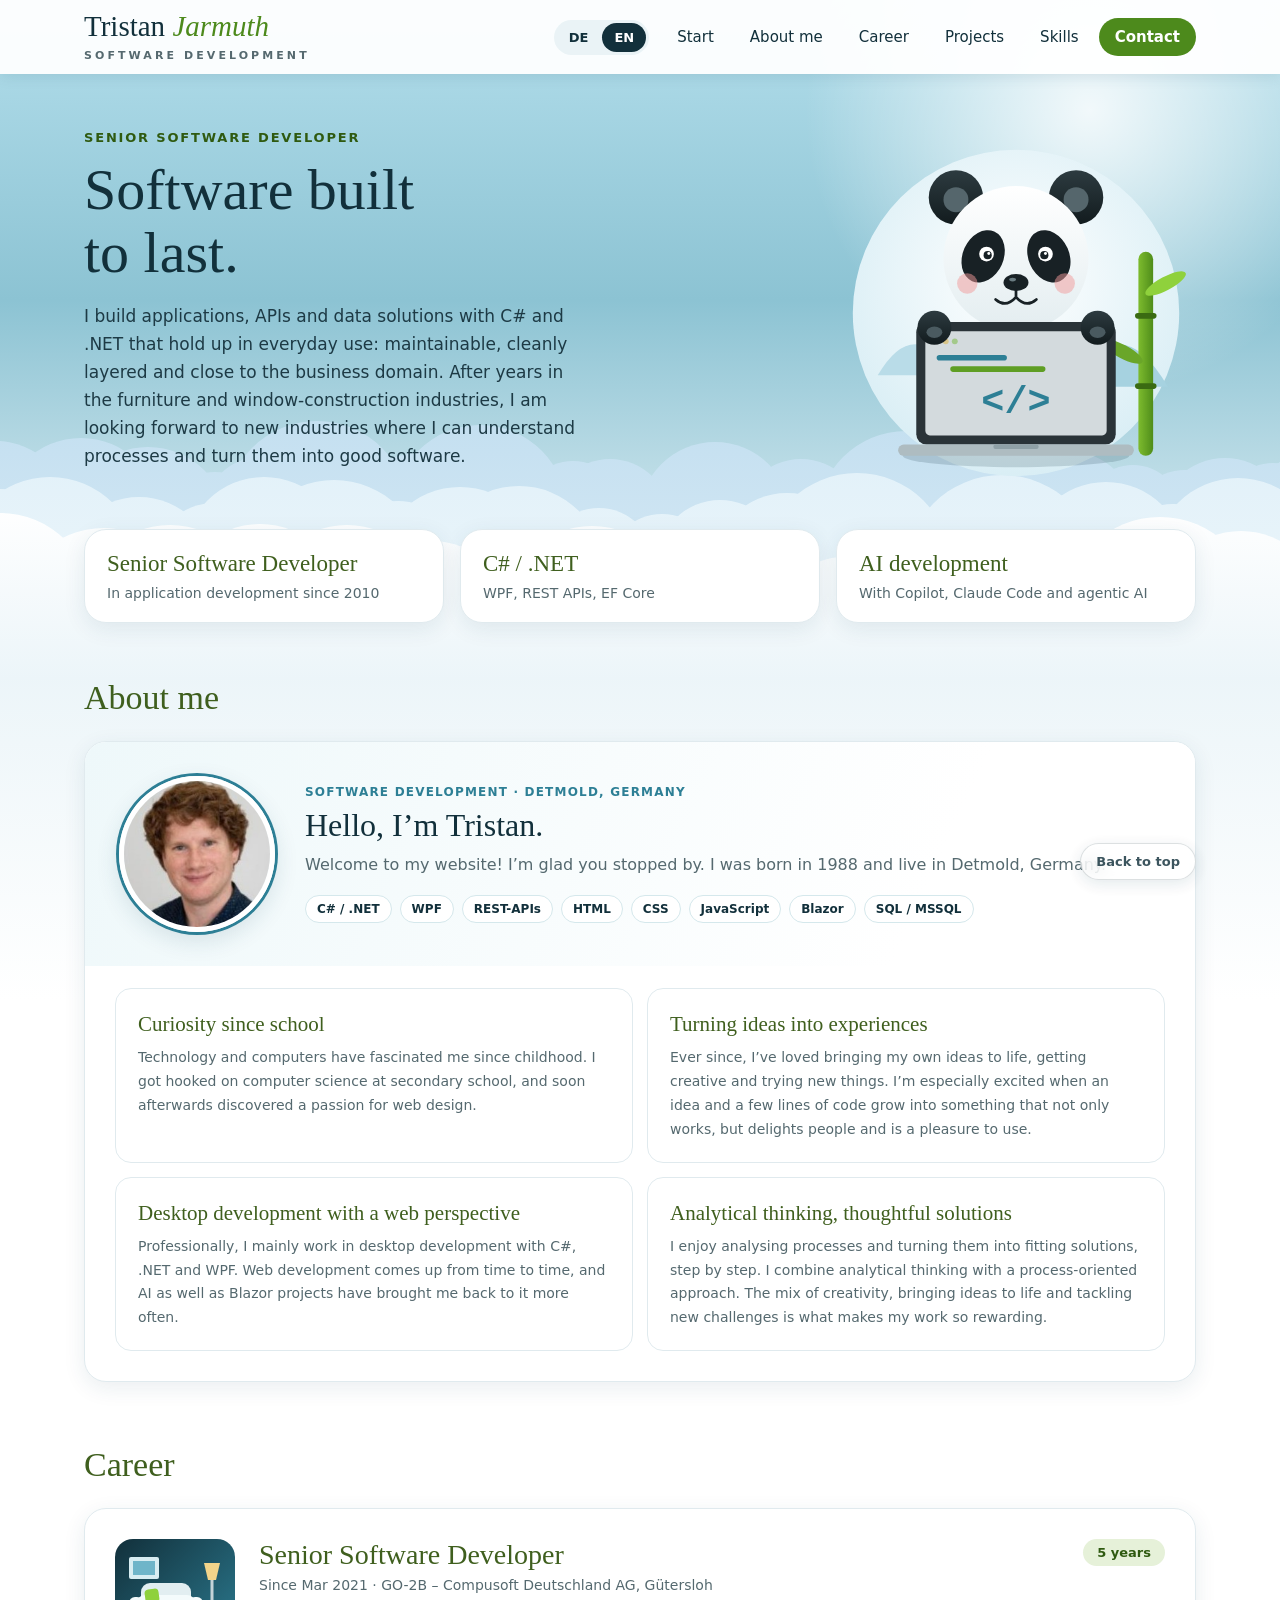
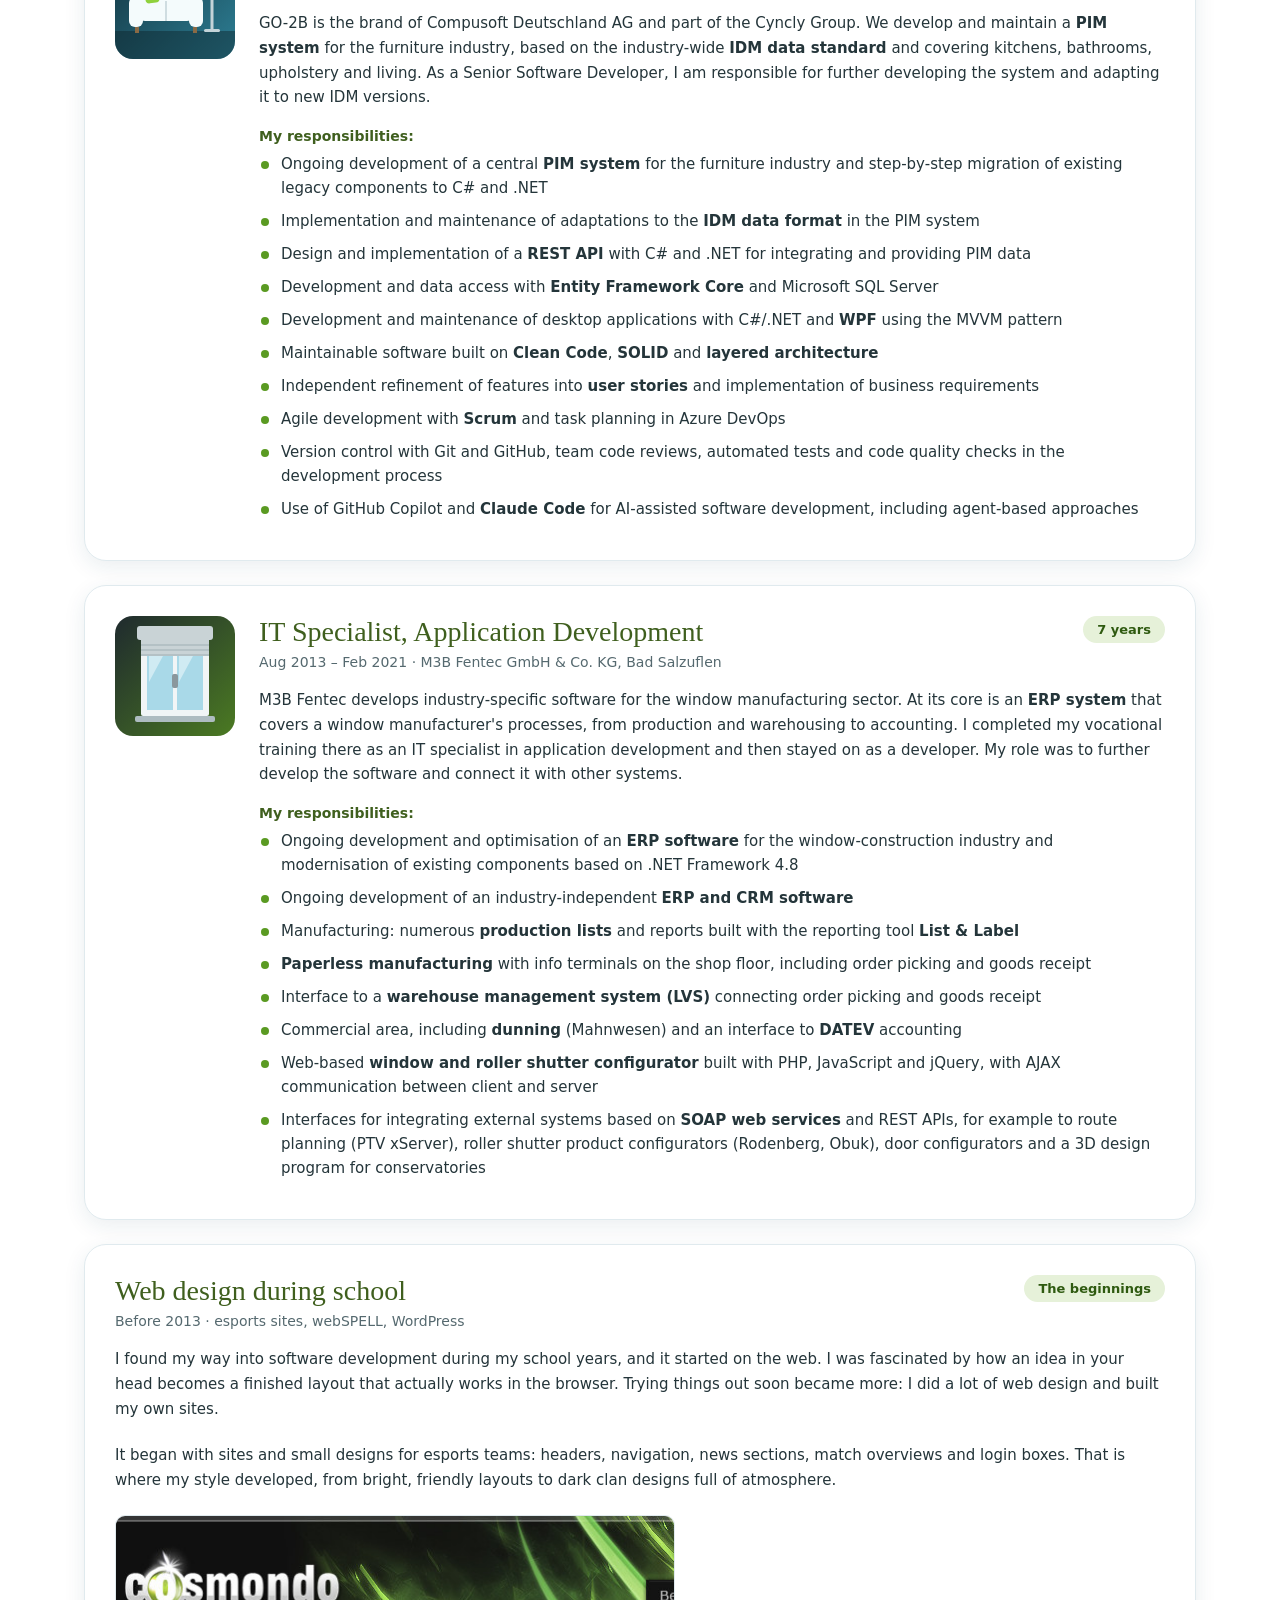
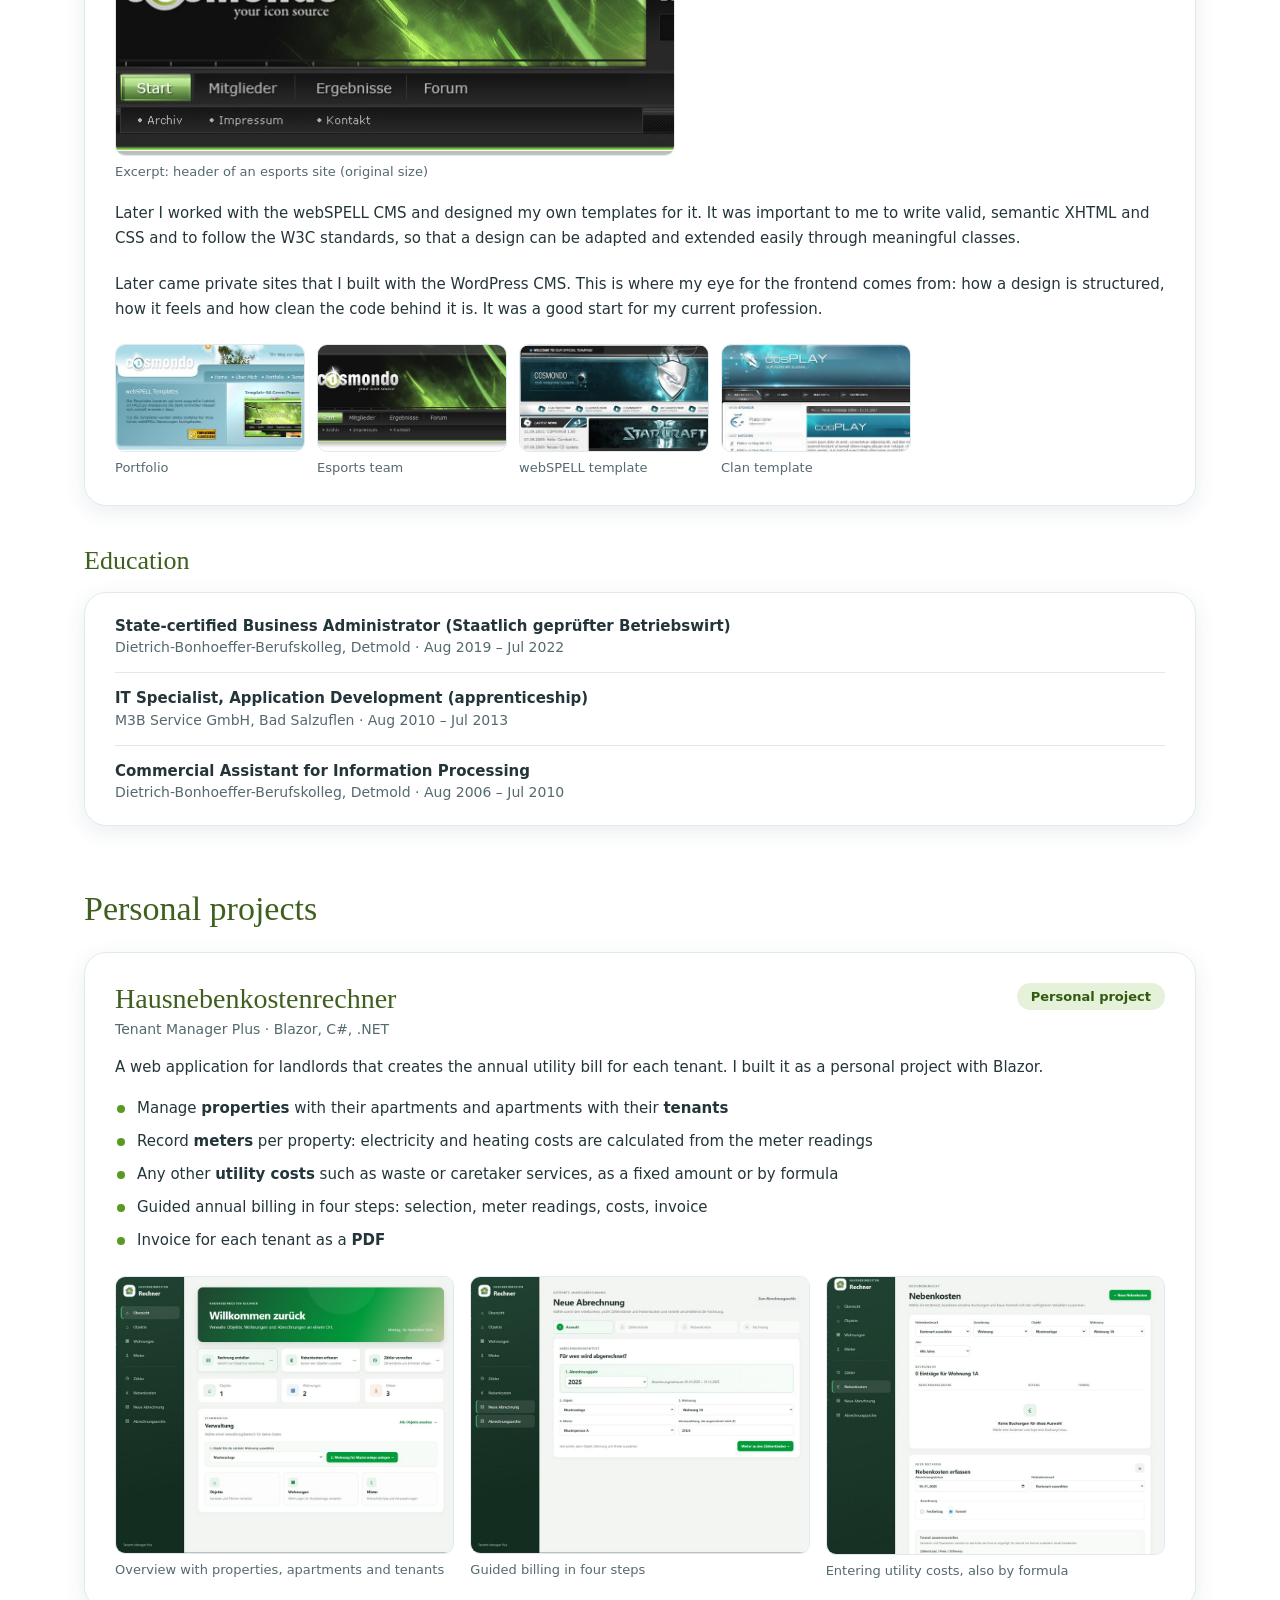
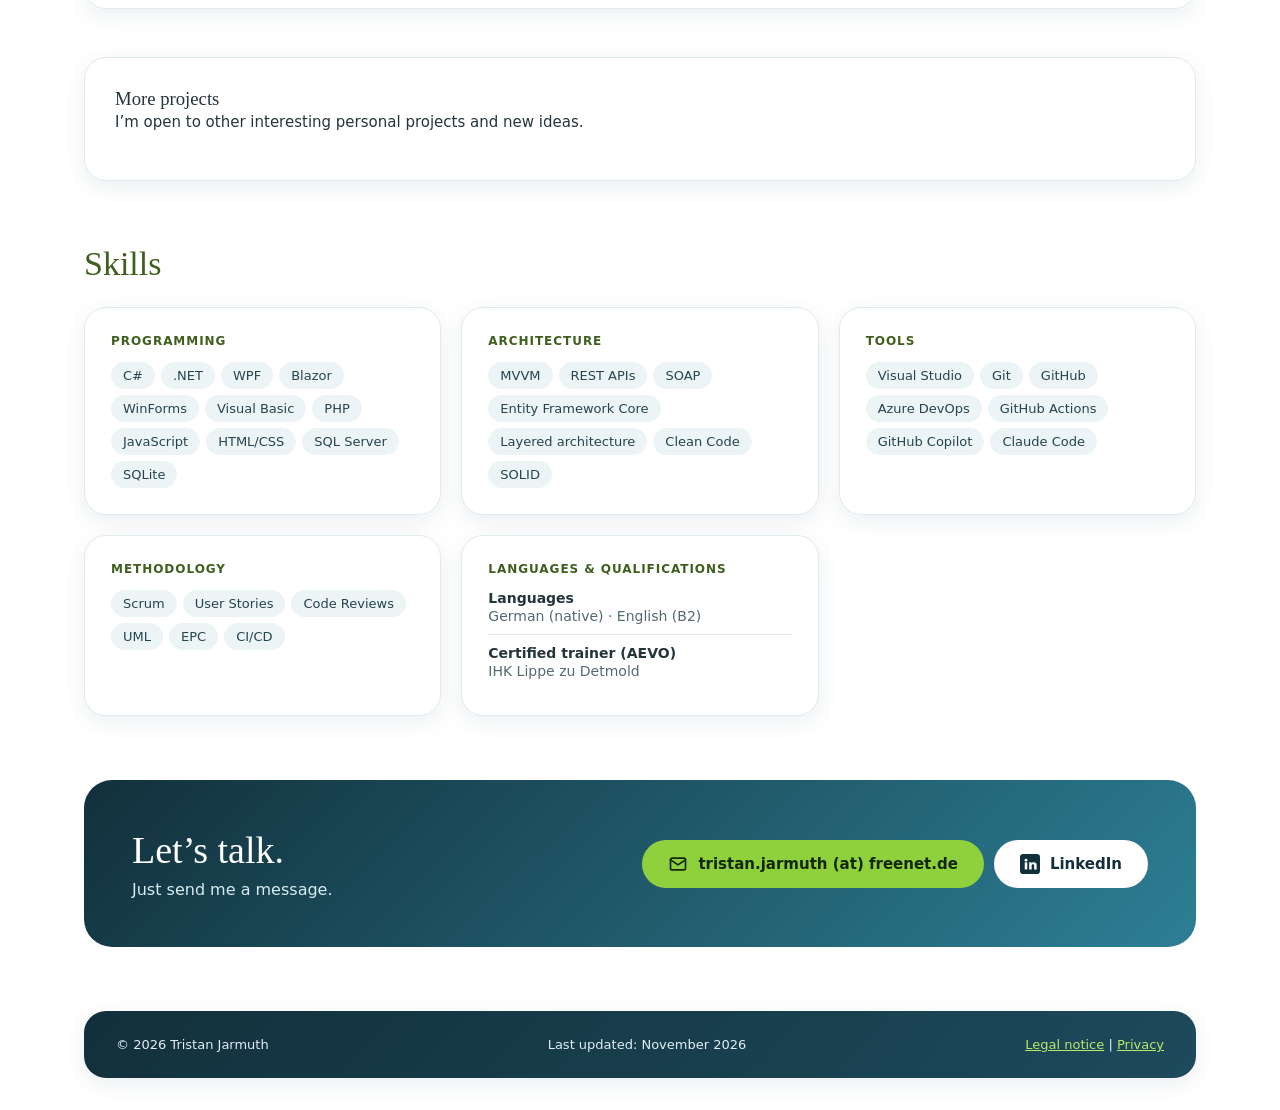
<file: index.html>
<!doctype html>
<html lang="de">
<head>
<meta charset="utf-8">
<meta name="viewport" content="width=device-width, initial-scale=1">
<title>Tristan Jarmuth | Softwareentwickler aus Detmold</title>
<meta name="description" content="Tristan Jarmuth aus Detmold, Lippe: Senior Softwareentwickler für C#, .NET, WPF und Blazor. Projekte, Webentwicklung und beruflicher Werdegang.">
<link rel="canonical" href="https://tjarmuth.github.io/">
<meta name="robots" content="index, follow">
<meta property="og:type" content="website">
<meta property="og:title" content="Tristan Jarmuth | Softwareentwickler aus Detmold">
<meta property="og:description" content="Senior Softwareentwickler aus Detmold, Lippe – mit Erfahrung in C#, .NET, WPF, Blazor und Webentwicklung.">
<meta property="og:url" content="https://tjarmuth.github.io/">
<meta property="og:locale" content="de_DE">
<meta property="og:site_name" content="Tristan Jarmuth">
<meta name="twitter:card" content="summary">
<meta name="twitter:title" content="Tristan Jarmuth | Softwareentwickler aus Detmold">
<meta name="twitter:description" content="Senior Softwareentwickler aus Detmold, Lippe – mit Erfahrung in C#, .NET, WPF, Blazor und Webentwicklung.">
<script type="application/ld+json">
{
  "@context": "https://schema.org",
  "@type": "Person",
  "name": "Tristan Jarmuth",
  "url": "https://tjarmuth.github.io/",
  "image": "https://tjarmuth.github.io/images/tristan.jpg",
  "sameAs": ["https://www.linkedin.com/in/tristan-jarmuth-731061437"],
  "jobTitle": "Senior Software Developer",
  "address": {
    "@type": "PostalAddress",
    "addressLocality": "Detmold",
    "addressRegion": "Lippe, North Rhine-Westphalia",
    "addressCountry": "DE"
  },
  "knowsAbout": ["C#", ".NET", "WPF", "Blazor", "Web development", "Software development"]
}
</script>
<link rel="stylesheet" href="css/style.css?v=20261117-header2">
</head>
<body>
<div class="page">
<input type="radio" name="lang" id="lang-de" class="lang-input" checked="">
<input type="radio" name="lang" id="lang-en" class="lang-input">
<div class="sky" aria-hidden="true">
  <svg class="sky-defs" width="0" height="0"><symbol id="cloud" viewBox="0 0 200 100"><ellipse cx="103" cy="86" rx="64" ry="6" fill="#cfe3ee" opacity="0.7"/><g fill="#ffffff"><circle cx="62" cy="58" r="28"/><circle cx="102" cy="42" r="36"/><circle cx="144" cy="58" r="28"/><rect x="34" y="58" width="138" height="28" rx="14"/></g></symbol></svg>
  <div class="bank bank-back"></div>
  <div class="bank bank-mid"></div>
  <div class="bank bank-front"></div>
</div>

<!-- ===== Kopfzeile ===== -->
<header class="site-header">
  <div class="header-bar container">
    <a class="logo" href="#start">
      <span class="logo-copy">
        <span class="logo-name">Tristan <em>Jarmuth</em></span>
        <span class="logo-sub">Software Development</span>
      </span>
    </a>
    <div class="lang-switch">
      <label for="lang-de">DE</label>
      <label for="lang-en">EN</label>
    </div>
    <input type="checkbox" id="nav-toggle" class="nav-toggle">
    <label for="nav-toggle" class="burger"><span class="sr-only"><span lang="de">Menü</span><span lang="en">Menu</span></span>
      <svg width="22" height="22" viewBox="0 0 22 22" aria-hidden="true"><path d="M3 6h16M3 11h16M3 16h16" stroke="#12303b" stroke-width="2" stroke-linecap="round"></path></svg>
    </label>
    <nav class="menu">
      <a href="#start">Start</a>
      <a href="#ueber-mich"><span lang="de">Über mich</span><span lang="en">About me</span></a>
      <a href="#werdegang"><span lang="de">Werdegang</span><span lang="en">Career</span></a>
      <a href="#projekte"><span lang="de">Projekte</span><span lang="en">Projects</span></a>
      <a href="#skills">Skills</a>
      <a class="menu-cta" href="#kontakt"><span lang="de">Kontakt</span><span lang="en">Contact</span></a>
    </nav>
  </div>
</header>

<main class="container">

  <!-- ===== Start ===== -->
  <section id="start" class="hero">
    <div class="hero-text">
      <div class="eyebrow">Senior Software Developer</div>
      <h1><span lang="de">Software, die<br>lange trägt.</span><span lang="en">Software built<br>to last.</span></h1>
      <p><span lang="de">Ich entwickle mit C# und .NET Anwendungen, APIs und Datenlösungen, die im Alltag funktionieren: wartbar, sauber geschichtet und nah an der Fachlichkeit. Nach Jahren in der Möbel- und Fensterbaubranche freue ich mich auf neue Branchen, in denen ich Abläufe verstehen und daraus gute Software bauen kann.</span><span lang="en">I build applications, APIs and data solutions with C# and .NET that hold up in everyday use: maintainable, cleanly layered and close to the business domain. After years in the furniture and window-construction industries, I am looking forward to new industries where I can understand processes and turn them into good software.</span></p>
    </div>
    <div class="hero-art">
<svg width="340" height="340" viewBox="0 0 300 300" class="hero-svg" aria-hidden="true">
<defs>
<radialGradient id="pbg" cx="50%" cy="40%" r="60%"><stop offset="0" stop-color="#ffffff"></stop><stop offset="1" stop-color="#d9eef5"></stop></radialGradient>
<linearGradient id="pw" x1="0" y1="0" x2="0" y2="1"><stop offset="0" stop-color="#ffffff"></stop><stop offset="1" stop-color="#e3edf0"></stop></linearGradient>
<linearGradient id="pd" x1="0" y1="0" x2="0" y2="1"><stop offset="0" stop-color="#2d3b40"></stop><stop offset="1" stop-color="#121b1e"></stop></linearGradient>
<linearGradient id="pg" x1="0" y1="0" x2="1" y2="0"><stop offset="0" stop-color="#7dbb2e"></stop><stop offset="1" stop-color="#4f8d1a"></stop></linearGradient>
</defs>
<circle cx="150" cy="150" r="144" fill="url(#pbg)"></circle>
<path d="M28 205 Q60 150 96 205 Z" fill="#b9dce8"></path><path d="M200 215 Q240 140 284 215 Z" fill="#a6d2e0"></path>
<ellipse cx="150" cy="276" rx="100" ry="10" fill="#12303b" opacity="0.16"></ellipse>
<rect x="258" y="96" width="13" height="180" rx="6.5" fill="url(#pg)"></rect>
<rect x="255" y="150" width="19" height="5" rx="2.5" fill="#3a6b12"></rect><rect x="255" y="212" width="19" height="5" rx="2.5" fill="#3a6b12"></rect>
<ellipse cx="282" cy="124" rx="20" ry="6" fill="#8fd13c" transform="rotate(-28 282 124)"></ellipse><ellipse cx="244" cy="184" rx="20" ry="6" fill="#6aa629" transform="rotate(28 244 184)"></ellipse>
<circle cx="97" cy="48" r="24" fill="url(#pd)"></circle><circle cx="203" cy="48" r="24" fill="url(#pd)"></circle>
<circle cx="97" cy="50" r="11" fill="#55666c"></circle><circle cx="203" cy="50" r="11" fill="#55666c"></circle>
<circle cx="150" cy="102" r="64" fill="url(#pw)"></circle>
<ellipse cx="121" cy="100" rx="18" ry="24" fill="#182125" transform="rotate(24 121 100)"></ellipse><ellipse cx="179" cy="100" rx="18" ry="24" fill="#182125" transform="rotate(-24 179 100)"></ellipse>
<circle cx="124" cy="98" r="6.5" fill="#ffffff"></circle><circle cx="176" cy="98" r="6.5" fill="#ffffff"></circle>
<circle cx="125" cy="99" r="3.6" fill="#182125"></circle><circle cx="175" cy="99" r="3.6" fill="#182125"></circle>
<circle cx="126" cy="97.5" r="1.3" fill="#ffffff"></circle><circle cx="176" cy="97.5" r="1.3" fill="#ffffff"></circle>
<ellipse cx="150" cy="123" rx="11" ry="7.5" fill="#182125"></ellipse><ellipse cx="147" cy="120.5" rx="3" ry="1.6" fill="#6a7c82"></ellipse>
<path d="M150 130 L150 136 M150 136 Q141 146 132 138 M150 136 Q159 146 168 138" fill="none" stroke="#182125" stroke-width="2.4" stroke-linecap="round"></path>
<circle cx="107" cy="124" r="9" fill="#f29a9a" opacity="0.5"></circle><circle cx="193" cy="124" r="9" fill="#f29a9a" opacity="0.5"></circle>
<rect x="62" y="158" width="176" height="108" rx="9" fill="#2a3338"></rect>
<rect x="70" y="166" width="160" height="92" rx="4" fill="#d3dadd"></rect>
<circle cx="80" cy="175" r="2.6" fill="#c9a0a0"></circle><circle cx="88" cy="175" r="2.6" fill="#d8c58a"></circle><circle cx="96" cy="175" r="2.6" fill="#a3c98a"></circle>
<rect x="80" y="187" width="62" height="5" rx="2.5" fill="#2d7f95"></rect><rect x="92" y="197" width="84" height="5" rx="2.5" fill="#5f9e24"></rect><text x="150" y="238" text-anchor="middle" font-family="'Courier New', monospace" font-size="34" font-weight="700" fill="#2d7f95">&lt;/&gt;</text>
<rect x="46" y="266" width="208" height="10" rx="5" fill="#aebcc1"></rect><rect x="130" y="266" width="40" height="4" rx="2" fill="#8fa0a6"></rect>
<circle cx="78" cy="163" r="15" fill="url(#pd)"></circle><circle cx="222" cy="163" r="15" fill="url(#pd)"></circle>
<ellipse cx="78" cy="167" rx="7" ry="5" fill="#4a5a60"></ellipse><ellipse cx="222" cy="167" rx="7" ry="5" fill="#4a5a60"></ellipse>
</svg>
    </div>
  </section>

  <div class="facts">
    <div class="card fact"><strong>Senior Software Developer</strong><span><span lang="de">Seit 2010 in der Anwendungsentwicklung</span><span lang="en">In application development since 2010</span></span></div>
    <div class="card fact"><strong>C# / .NET</strong><span><span lang="de">WPF, REST-APIs, EF Core</span><span lang="en">WPF, REST APIs, EF Core</span></span></div>
    <div class="card fact"><strong><span lang="de">AI-Entwicklung</span><span lang="en">AI development</span></strong><span><span lang="de">Mit Copilot, Claude Code und Agentic AI</span><span lang="en">With Copilot, Claude Code and agentic AI</span></span></div>
  </div>

  <!-- ===== Über mich ===== -->
  <section id="ueber-mich" class="section">
    <h2 class="section-title"><span lang="de">Über mich</span><span lang="en">About me</span></h2>
    <div class="card about">
      <div class="about-profile">
        <img class="about-photo" src="images/tristan.jpg" alt="Tristan Jarmuth" width="206" height="206">
        <div class="about-profile-copy">
          <p class="about-kicker"><span lang="de">Softwareentwicklung · Detmold, Lippe</span><span lang="en">Software development · Detmold, Germany</span></p>
          <h3><span lang="de">Hallo, ich bin Tristan.</span><span lang="en">Hello, I’m Tristan.</span></h3>
          <p class="about-welcome"><span lang="de">Willkommen auf meiner Webseite! Schön, dass du vorbeischaust. Ich bin Jahrgang 1988 und lebe in Detmold.</span><span lang="en">Welcome to my website! I’m glad you stopped by. I was born in 1988 and live in Detmold, Germany.</span></p>
          <div class="about-tags" aria-label="Technologien">
            <span>C# / .NET</span><span>WPF</span><span>REST-APIs</span><span>HTML</span><span>CSS</span><span>JavaScript</span><span>Blazor</span><span>SQL / MSSQL</span>
          </div>
        </div>
      </div>
      <div class="about-grid">
        <article class="about-card">
          <h4><span lang="de">Neugier seit der Schulzeit</span><span lang="en">Curiosity since school</span></h4>
          <p><span lang="de">Meine Begeisterung für Technik und Computer begleitet mich seit meiner Kindheit. Schon in der weiterführenden Schule hat mich die Informatik gepackt, wenig später kam die Faszination für Webdesign dazu.</span><span lang="en">Technology and computers have fascinated me since childhood. I got hooked on computer science at secondary school, and soon afterwards discovered a passion for web design.</span></p>
        </article>
        <article class="about-card">
          <h4><span lang="de">Ideen werden zu Erlebnissen</span><span lang="en">Turning ideas into experiences</span></h4>
          <p><span lang="de">Seitdem liebe ich es, eigene Ideen umzusetzen, kreativ zu sein und Neues auszuprobieren. Besonders begeistert mich, wenn aus einer ersten Idee und ein paar Zeilen Code Schritt für Schritt etwas entsteht, das nicht nur funktioniert, sondern auch andere Menschen begeistert und gerne genutzt wird.</span><span lang="en">Ever since, I’ve loved bringing my own ideas to life, getting creative and trying new things. I’m especially excited when an idea and a few lines of code grow into something that not only works, but delights people and is a pleasure to use.</span></p>
        </article>
        <article class="about-card">
          <h4><span lang="de">Desktop mit Blick aufs Web</span><span lang="en">Desktop development with a web perspective</span></h4>
          <p><span lang="de">Beruflich bin ich heute vor allem im Desktop-Bereich zu Hause, mit C#, .NET und WPF. Das Web begleitet mich dabei immer wieder. Durch KI und Projekte mit Blazor beschäftige ich mich auch wieder mehr mit Webentwicklung.</span><span lang="en">Professionally, I mainly work in desktop development with C#, .NET and WPF. Web development comes up from time to time, and AI as well as Blazor projects have brought me back to it more often.</span></p>
        </article>
        <article class="about-card">
          <h4><span lang="de">Analytisch denken, Lösungen gestalten</span><span lang="en">Analytical thinking, thoughtful solutions</span></h4>
          <p><span lang="de">Ich analysiere gerne Prozesse und entwickle daraus Schritt für Schritt passende Lösungen. Dabei verbinde ich analytisches Denken mit einer prozessorientierten Arbeitsweise. Die Mischung aus Kreativität, eigenen Ideen und immer neuen Herausforderungen macht meinen Beruf für mich so spannend.</span><span lang="en">I enjoy analysing processes and turning them into fitting solutions, step by step. I combine analytical thinking with a process-oriented approach. The mix of creativity, bringing ideas to life and tackling new challenges is what makes my work so rewarding.</span></p>
        </article>
        <template id="about-open-2027">
          <aside class="about-open">
            <h4><span lang="de">Offen für neue Möglichkeiten</span><span lang="en">Open to new opportunities</span></h4>
            <p><span lang="de">Ich freue mich darauf, meine Erfahrung mit C# und .NET in neue Projekte einzubringen, Neues dazuzulernen und mich mit modernen Technologien und KI weiterzuentwickeln. Besonders wichtig sind mir interessante Aufgaben, eigene Gestaltungsmöglichkeiten und ein gutes Miteinander im Team.</span><span lang="en">I’m looking forward to bringing my experience with C# and .NET to new projects, learning new things, and continuing to grow with modern technologies and AI. Interesting work, room to shape solutions, and a supportive team are especially important to me.</span></p>
          </aside>
        </template>
      </div>
    </div>
  </section>

  <!-- ===== Werdegang ===== -->
  <section id="werdegang" class="section">
    <h2 class="section-title"><span lang="de">Werdegang</span><span lang="en">Career</span></h2>

    <article class="card job">
      <div class="thumb thumb--blue" aria-hidden="true"><svg viewBox="0 0 120 120" role="presentation"><rect x="0" y="92" width="120" height="28" fill="#0d2229" opacity="0.45"></rect><rect x="14" y="18" width="30" height="22" rx="2" fill="#d8edf2"></rect><rect x="18" y="22" width="22" height="14" fill="#6fb5c9"></rect><path d="M89 24 L105 24 L101 41 L93 41 Z" fill="#f2d48a"></path><rect x="95.5" y="41" width="3" height="51" fill="#c3d3d8"></rect><rect x="89" y="90" width="16" height="3" rx="1.5" fill="#c3d3d8"></rect><rect x="26" y="44" width="50" height="24" rx="9" fill="#e2eef1"></rect><rect x="22" y="56" width="58" height="26" rx="8" fill="#f4fbfc"></rect><rect x="14" y="58" width="14" height="30" rx="6" fill="#f4fbfc"></rect><rect x="74" y="58" width="14" height="30" rx="6" fill="#f4fbfc"></rect><path d="M51 62 V82" stroke="#c3d3d8" stroke-width="1.5"></path><rect x="30" y="50" width="14" height="14" rx="4" fill="#8fd13c" transform="rotate(-8 37 57)"></rect><rect x="20" y="88" width="4" height="6" fill="#8a6a45"></rect><rect x="78" y="88" width="4" height="6" fill="#8a6a45"></rect></svg></div>
      <div>
        <header class="job-head">
          <div>
            <h3>Senior Software Developer</h3>
            <p class="meta"><span lang="de">Seit 03.2021 · GO-2B – Compusoft Deutschland AG, Gütersloh</span><span lang="en">Since Mar 2021 · GO-2B – Compusoft Deutschland AG, Gütersloh</span></p>
          </div>
          <span class="badge"><span lang="de">5 Jahre</span><span lang="en">5 years</span></span>
        </header>
        <p class="job-intro"><span lang="de">GO-2B ist die Marke der Compusoft Deutschland AG und Teil der Cyncly-Gruppe. Wir entwickeln und betreuen ein <strong>PIM-System</strong> für die Möbelbranche, das auf dem branchenweiten <strong>IDM-Datenstandard</strong> basiert und die Bereiche Küche, Bad, Polster und Wohnen abdeckt. Als Senior Software Developer bin ich für die Weiterentwicklung des Systems sowie die Anpassung an neue IDM-Versionen verantwortlich.</span><span lang="en">GO-2B is the brand of Compusoft Deutschland AG and part of the Cyncly Group. We develop and maintain a <strong>PIM system</strong> for the furniture industry, based on the industry-wide <strong>IDM data standard</strong> and covering kitchens, bathrooms, upholstery and living. As a Senior Software Developer, I am responsible for further developing the system and adapting it to new IDM versions.</span></p>
        <p class="job-duties"><strong><span lang="de">Meine Tätigkeiten:</span><span lang="en">My responsibilities:</span></strong></p>
        <ul class="list">
          <li><span lang="de">Weiterentwicklung eines zentralen <strong>PIM-Systems</strong> für die Möbelbranche sowie schrittweise Migration bestehender Legacy-Komponenten nach C# und .NET</span><span lang="en">Ongoing development of a central <strong>PIM system</strong> for the furniture industry and step-by-step migration of existing legacy components to C# and .NET</span></li>
          <li><span lang="de">Implementierung und Pflege von Anpassungen des <strong>IDM-Datenformats</strong> im PIM-System</span><span lang="en">Implementation and maintenance of adaptations to the <strong>IDM data format</strong> in the PIM system</span></li>
          <li><span lang="de">Konzeption und Implementierung einer <strong>REST-API</strong> mit C# und .NET zur Integration und Bereitstellung von PIM-Daten</span><span lang="en">Design and implementation of a <strong>REST API</strong> with C# and .NET for integrating and providing PIM data</span></li>
          <li><span lang="de">Entwicklung und Datenzugriff mit <strong>Entity Framework Core</strong> und Microsoft SQL Server</span><span lang="en">Development and data access with <strong>Entity Framework Core</strong> and Microsoft SQL Server</span></li>
          <li><span lang="de">Entwicklung und Pflege von Desktop-Anwendungen mit C#/.NET und <strong>WPF</strong> unter Verwendung des MVVM-Patterns</span><span lang="en">Development and maintenance of desktop applications with C#/.NET and <strong>WPF</strong> using the MVVM pattern</span></li>
          <li><span lang="de">Umsetzung wartbarer Software nach <strong>Clean Code</strong>, <strong>SOLID</strong> und <strong>Schichtenarchitektur</strong></span><span lang="en">Maintainable software built on <strong>Clean Code</strong>, <strong>SOLID</strong> and <strong>layered architecture</strong></span></li>
          <li><span lang="de">Selbstständige Konkretisierung von Features in <strong>User Stories</strong> sowie Umsetzung fachlicher Anforderungen</span><span lang="en">Independent refinement of features into <strong>user stories</strong> and implementation of business requirements</span></li>
          <li><span lang="de">Agile Softwareentwicklung nach <strong>Scrum</strong> und Aufgabenplanung mit Azure DevOps</span><span lang="en">Agile development with <strong>Scrum</strong> and task planning in Azure DevOps</span></li>
          <li><span lang="de">Versionsverwaltung mit Git und GitHub, teaminterne Code Reviews sowie automatisierte Tests und Code-Qualitätsprüfungen im Entwicklungsprozess</span><span lang="en">Version control with Git and GitHub, team code reviews, automated tests and code quality checks in the development process</span></li>
          <li><span lang="de">Einsatz von GitHub Copilot und <strong>Claude Code</strong> zur KI-gestützten Softwareentwicklung, einschließlich agentenbasierter Entwicklungsansätze</span><span lang="en">Use of GitHub Copilot and <strong>Claude Code</strong> for AI-assisted software development, including agent-based approaches</span></li>
        </ul>
      </div>
    </article>

    <article class="card job">
      <div class="thumb thumb--green" aria-hidden="true"><svg viewBox="0 0 120 120" role="presentation"><rect x="22" y="10" width="76" height="14" rx="3" fill="#c9d3d6"></rect><rect x="26" y="24" width="68" height="76" rx="2" fill="#f1f5f6"></rect><rect x="32" y="30" width="26" height="64" fill="#a9d9e8"></rect><rect x="62" y="30" width="26" height="64" fill="#a9d9e8"></rect><path d="M34 40 L48 40 L34 66 Z" fill="#ffffff" opacity="0.45"></path><path d="M64 40 L78 40 L64 66 Z" fill="#ffffff" opacity="0.45"></path><rect x="57" y="58" width="6" height="14" rx="2" fill="#8a979c"></rect><rect x="26" y="24" width="68" height="16" fill="#c9d3d6"></rect><path d="M26 29H94M26 34H94M26 39H94" stroke="#9fb0b6" stroke-width="1.2"></path><rect x="20" y="100" width="80" height="6" rx="2" fill="#aebcc1"></rect></svg></div>
      <div>
        <header class="job-head">
          <div>
            <h3><span lang="de">Fachinformatiker Anwendungsentwicklung</span><span lang="en">IT Specialist, Application Development</span></h3>
            <p class="meta"><span lang="de">08.2013 – 02.2021 · M3B Fentec GmbH &amp; Co. KG, Bad Salzuflen</span><span lang="en">Aug 2013 – Feb 2021 · M3B Fentec GmbH &amp; Co. KG, Bad Salzuflen</span></p>
          </div>
          <span class="badge"><span lang="de">7 Jahre</span><span lang="en">7 years</span></span>
        </header>
        <p class="job-intro"><span lang="de">M3B Fentec entwickelt Branchensoftware für die Fensterbaubranche. Im Kern steht ein <strong>ERP-System</strong>, das die Abläufe eines Fensterbauers von der Fertigung über das Lager bis zur Buchhaltung abbildet. Dort habe ich zunächst meine Ausbildung zum Fachinformatiker für Anwendungsentwicklung gemacht und bin anschließend als Entwickler geblieben. Meine Aufgabe war es, die Software weiterzuentwickeln und mit anderen Systemen zu verbinden.</span><span lang="en">M3B Fentec develops industry-specific software for the window manufacturing sector. At its core is an <strong>ERP system</strong> that covers a window manufacturer's processes, from production and warehousing to accounting. I completed my vocational training there as an IT specialist in application development and then stayed on as a developer. My role was to further develop the software and connect it with other systems.</span></p>
        <p class="job-duties"><strong><span lang="de">Meine Tätigkeiten:</span><span lang="en">My responsibilities:</span></strong></p>
        <ul class="list">
          <li><span lang="de">Weiterentwicklung und Optimierung einer <strong>ERP-Software</strong> für die Fensterbaubranche sowie Modernisierung bestehender Komponenten auf Basis des .NET Frameworks 4.8</span><span lang="en">Ongoing development and optimisation of an <strong>ERP software</strong> for the window-construction industry and modernisation of existing components based on .NET Framework 4.8</span></li>
          <li><span lang="de">Weiterentwicklung einer branchenunabhängigen <strong>ERP- und CRM-Software</strong></span><span lang="en">Ongoing development of an industry-independent <strong>ERP and CRM software</strong></span></li>
          <li><span lang="de">Fertigung: zahlreiche <strong>Fertigungslisten</strong> und Auswertungen mit dem Reporting-Tool <strong>List &amp; Label</strong></span><span lang="en">Manufacturing: numerous <strong>production lists</strong> and reports built with the reporting tool <strong>List &amp; Label</strong></span></li>
          <li><span lang="de"><strong>Papierlose Fertigung</strong> mit Infoterminals in der Produktion, einschließlich Kommissionierung und Wareneingang</span><span lang="en"><strong>Paperless manufacturing</strong> with info terminals on the shop floor, including order picking and goods receipt</span></li>
          <li><span lang="de">Schnittstelle zu einem <strong>LVS (Lagerverwaltungssystem)</strong> zur Anbindung von Kommissionierung und Wareneingang</span><span lang="en">Interface to a <strong>warehouse management system (LVS)</strong> connecting order picking and goods receipt</span></li>
          <li><span lang="de">Kaufmännischer Bereich, unter anderem das <strong>Mahnwesen</strong> und eine Schnittstelle zur <strong>DATEV</strong>-Buchhaltung</span><span lang="en">Commercial area, including <strong>dunning</strong> (Mahnwesen) and an interface to <strong>DATEV</strong> accounting</span></li>
          <li><span lang="de">Entwicklung eines webbasierten <strong>Fenster- und Rollladenkonfigurators</strong> mit PHP, JavaScript und jQuery sowie AJAX-basierter Kommunikation zwischen Client und Server</span><span lang="en">Web-based <strong>window and roller shutter configurator</strong> built with PHP, JavaScript and jQuery, with AJAX communication between client and server</span></li>
          <li><span lang="de">Implementierung von Schnittstellen zur Integration externer Systeme auf Basis von <strong>SOAP-Webservices</strong> und REST-APIs, zum Beispiel zur Tourenplanung (PTV xServer), zu Rollladen-Produktkonfiguratoren (Rodenberg, Obuk), zu Türenkonfiguratoren und zu einem 3D-Konstruktionsprogramm für Wintergärten</span><span lang="en">Interfaces for integrating external systems based on <strong>SOAP web services</strong> and REST APIs, for example to route planning (PTV xServer), roller shutter product configurators (Rodenberg, Obuk), door configurators and a 3D design program for conservatories</span></li>
        </ul>
      </div>
    </article>

    <article class="card personal">
      <header class="job-head">
        <div>
          <h3><span lang="de">Webdesign in der Schulzeit</span><span lang="en">Web design during school</span></h3>
          <p class="meta"><span lang="de">Vor 2013 · E-Sport-Seiten, webSPELL, WordPress</span><span lang="en">Before 2013 · esports sites, webSPELL, WordPress</span></p>
        </div>
        <span class="badge"><span lang="de">Die Anfänge</span><span lang="en">The beginnings</span></span>
      </header>
      <p><span lang="de">Meinen Einstieg in die Softwareentwicklung habe ich schon in der Schulzeit gefunden, und zwar im Web. Mich hat fasziniert, wie aus einer Idee im Kopf ein fertiges Layout wird, das im Browser wirklich funktioniert. Aus dem Ausprobieren wurde schnell mehr: Ich habe viel Webdesign gemacht und eigene Seiten gebaut.</span><span lang="en">I found my way into software development during my school years, and it started on the web. I was fascinated by how an idea in your head becomes a finished layout that actually works in the browser. Trying things out soon became more: I did a lot of web design and built my own sites.</span></p>
      <p><span lang="de">Den Anfang machten Seiten und kleine Designs für E-Sport-Teams: Header, Navigation, News-Bereiche, Match-Übersichten und Login-Boxen. Dabei hat sich mein Stil entwickelt, von hellen, freundlichen Layouts bis zu dunklen Clan-Designs mit viel Atmosphäre.</span><span lang="en">It began with sites and small designs for esports teams: headers, navigation, news sections, match overviews and login boxes. That is where my style developed, from bright, friendly layouts to dark clan designs full of atmosphere.</span></p>
      <figure class="shot"><img src="images/webdesign-header-esport.jpg" alt="" loading="lazy" width="560" height="240"><figcaption><span lang="de">Ausschnitt: Header einer E-Sport-Seite (Originalgröße)</span><span lang="en">Excerpt: header of an esports site (original size)</span></figcaption></figure>
      <p><span lang="de">Später habe ich mit dem CMS webSPELL gearbeitet und eigene Templates dafür gestaltet. Mir war wichtig, valides, semantisches XHTML und CSS zu schreiben und mich an die W3C-Vorgaben zu halten, damit sich ein Design über sinnvolle Klassen leicht anpassen und erweitern lässt.</span><span lang="en">Later I worked with the webSPELL CMS and designed my own templates for it. It was important to me to write valid, semantic XHTML and CSS and to follow the W3C standards, so that a design can be adapted and extended easily through meaningful classes.</span></p>
      <p><span lang="de">Noch später sind private Seiten dazugekommen, die ich mit dem CMS WordPress umgesetzt habe. Aus dieser Zeit stammt mein Blick für das Frontend: wie ein Design aufgebaut ist, wie es sich anfühlt und wie sauber der Code dahinter ist. Für meinen heutigen Beruf war das ein guter Einstieg.</span><span lang="en">Later came private sites that I built with the WordPress CMS. This is where my eye for the frontend comes from: how a design is structured, how it feels and how clean the code behind it is. It was a good start for my current profession.</span></p>
      <ul class="gallery">
        <li>
          <figure>
            <a href="images/webdesign-portfolio.png" target="_blank" rel="noopener">
              <img src="images/thumb-portfolio.jpg" alt="Portfolio-Website mit webSPELL-Templates" loading="lazy" width="400" height="225">
            </a>
            <figcaption><span lang="de">Portfolio</span><span lang="en">Portfolio</span></figcaption>
          </figure>
        </li>
        <li>
          <figure>
            <a href="images/webdesign-esport-team.jpg" target="_blank" rel="noopener">
              <img src="images/thumb-esport.jpg" alt="Grünes Webdesign für ein E-Sport-Team" loading="lazy" width="400" height="225">
            </a>
            <figcaption><span lang="de">E-Sport-Team</span><span lang="en">Esports team</span></figcaption>
          </figure>
        </li>
        <li>
          <figure>
            <a href="images/webdesign-webspell-template.jpg" target="_blank" rel="noopener">
              <img src="images/thumb-webspell.jpg" alt="Dunkles webSPELL-Template im StarCraft-Design" loading="lazy" width="400" height="225">
            </a>
            <figcaption><span lang="de">webSPELL-Template</span><span lang="en">webSPELL template</span></figcaption>
          </figure>
        </li>
        <li>
          <figure>
            <a href="images/webdesign-clan-template.png" target="_blank" rel="noopener">
              <img src="images/thumb-clan.jpg" alt="Blaues Clan-Template für ein E-Sport-Team" loading="lazy" width="400" height="225">
            </a>
            <figcaption><span lang="de">Clan-Template</span><span lang="en">Clan template</span></figcaption>
          </figure>
        </li>
      </ul>
    </article>

    <h3 class="subtitle"><span lang="de">Ausbildung</span><span lang="en">Education</span></h3>
    <ul class="card edu">
      <li><strong><span lang="de">Staatlich geprüfter Betriebswirt</span><span lang="en">State-certified Business Administrator (Staatlich geprüfter Betriebswirt)</span></strong><span><span lang="de">Dietrich-Bonhoeffer-Berufskolleg, Detmold · 08.2019 – 07.2022</span><span lang="en">Dietrich-Bonhoeffer-Berufskolleg, Detmold · Aug 2019 – Jul 2022</span></span></li>
      <li><strong><span lang="de">Fachinformatiker Anwendungsentwicklung</span><span lang="en">IT Specialist, Application Development (apprenticeship)</span></strong><span><span lang="de">M3B Service GmbH, Bad Salzuflen · 08.2010 – 07.2013</span><span lang="en">M3B Service GmbH, Bad Salzuflen · Aug 2010 – Jul 2013</span></span></li>
      <li><strong><span lang="de">Kfm. Assistent für Informationsverarbeitung</span><span lang="en">Commercial Assistant for Information Processing</span></strong><span><span lang="de">Dietrich-Bonhoeffer-Berufskolleg, Detmold · 08.2006 – 07.2010</span><span lang="en">Dietrich-Bonhoeffer-Berufskolleg, Detmold · Aug 2006 – Jul 2010</span></span></li>
    </ul>
  </section>

  <!-- ===== Projekte ===== -->
  <section id="projekte" class="section">
    <h2 class="section-title"><span lang="de">Private Projekte</span><span lang="en">Personal projects</span></h2>
    <article class="card project">
      <header class="job-head">
        <div>
          <h3>Hausnebenkostenrechner</h3>
          <p class="meta">Tenant Manager Plus · Blazor, C#, .NET</p>
        </div>
        <span class="badge"><span lang="de">Privates Projekt</span><span lang="en">Personal project</span></span>
      </header>
      <p><span lang="de">Eine Webanwendung für Vermieter, mit der sich die jährliche Nebenkostenabrechnung für jeden Mieter erstellen lässt. Ich habe sie als privates Projekt mit Blazor entwickelt.</span><span lang="en">A web application for landlords that creates the annual utility bill for each tenant. I built it as a personal project with Blazor.</span></p>
      <ul class="list">
        <li><span lang="de"><strong>Objekte</strong> mit ihren Wohnungen und Wohnungen mit ihren <strong>Mietern</strong> verwalten</span><span lang="en">Manage <strong>properties</strong> with their apartments and apartments with their <strong>tenants</strong></span></li>
        <li><span lang="de"><strong>Zähler</strong> pro Objekt erfassen: Strom und Heizkosten werden über die Zählerstände berechnet</span><span lang="en">Record <strong>meters</strong> per property: electricity and heating costs are calculated from the meter readings</span></li>
        <li><span lang="de">Beliebige weitere <strong>Nebenkosten</strong> wie Abfall oder Hausmeistertätigkeiten, als Festbetrag oder per Formel</span><span lang="en">Any other <strong>utility costs</strong> such as waste or caretaker services, as a fixed amount or by formula</span></li>
        <li><span lang="de">Geführte Jahresabrechnung in vier Schritten: Auswahl, Zählerstände, Nebenkosten, Rechnung</span><span lang="en">Guided annual billing in four steps: selection, meter readings, costs, invoice</span></li>
        <li><span lang="de">Ausgabe der Rechnung für jeden Mieter als <strong>PDF</strong></span><span lang="en">Invoice for each tenant as a <strong>PDF</strong></span></li>
      </ul>
      <ul class="shots3">
        <li><figure><img src="images/projekt-uebersicht.jpg" alt="" loading="lazy" width="900" height="738"><figcaption><span lang="de">Übersicht mit Objekten, Wohnungen und Mietern</span><span lang="en">Overview with properties, apartments and tenants</span></figcaption></figure></li>
        <li><figure><img src="images/projekt-abrechnung.jpg" alt="" loading="lazy" width="900" height="738"><figcaption><span lang="de">Geführte Abrechnung in vier Schritten</span><span lang="en">Guided billing in four steps</span></figcaption></figure></li>
        <li><figure><img src="images/projekt-nebenkosten.jpg" alt="" loading="lazy" width="900" height="738"><figcaption><span lang="de">Nebenkosten erfassen, auch per Formel</span><span lang="en">Entering utility costs, also by formula</span></figcaption></figure></li>
      </ul>
    </article>
    <article class="card project project--spaced">
      <h3><span lang="de">Weitere Projekte</span><span lang="en">More projects</span></h3>
      <p><span lang="de">Ich bin offen für weitere spannende private Projekte und neue Ideen.</span><span lang="en">I’m open to other interesting personal projects and new ideas.</span></p>
    </article>
  </section>

  <!-- ===== Skills ===== -->
  <section id="skills" class="section">
    <h2 class="section-title">Skills</h2>
    <div class="skill-grid">
      <div class="card skill-card">
        <h3><span lang="de">Programmierung</span><span lang="en">Programming</span></h3>
        <ul class="chips"><li>C#</li><li>.NET</li><li>WPF</li><li>Blazor</li><li>WinForms</li><li>Visual Basic</li><li>PHP</li><li>JavaScript</li><li>HTML/CSS</li><li>SQL Server</li><li>SQLite</li></ul>
      </div>
      <div class="card skill-card">
        <h3><span lang="de">Architektur</span><span lang="en">Architecture</span></h3>
        <ul class="chips"><li>MVVM</li><li><span lang="de">REST-APIs</span><span lang="en">REST APIs</span></li><li>SOAP</li><li>Entity Framework Core</li><li><span lang="de">Schichtenarchitektur</span><span lang="en">Layered architecture</span></li><li>Clean Code</li><li>SOLID</li></ul>
      </div>
      <div class="card skill-card">
        <h3>Tools</h3>
        <ul class="chips"><li>Visual Studio</li><li>Git</li><li>GitHub</li><li>Azure DevOps</li><li>GitHub Actions</li><li>GitHub Copilot</li><li>Claude Code</li></ul>
      </div>
      <div class="card skill-card">
        <h3><span lang="de">Methodik</span><span lang="en">Methodology</span></h3>
        <ul class="chips"><li>Scrum</li><li>User Stories</li><li>Code Reviews</li><li>UML</li><li><span lang="de">EPK</span><span lang="en">EPC</span></li><li>CI/CD</li></ul>
      </div>
      <div class="card skill-card">
        <h3><span lang="de">Sprachen &amp; Qualifikation</span><span lang="en">Languages &amp; Qualifications</span></h3>
        <dl class="facts-list">
          <div><dt><span lang="de">Sprachen</span><span lang="en">Languages</span></dt><dd><span lang="de">Deutsch (Muttersprache) · Englisch (B2)</span><span lang="en">German (native) · English (B2)</span></dd></div>
          <div><dt><span lang="de">Ausbilder gem. AEVO</span><span lang="en">Certified trainer (AEVO)</span></dt><dd>IHK Lippe zu Detmold</dd></div>
        </dl>
      </div>
    </div>
  </section>

  <!-- ===== Kontakt ===== -->
  <section id="kontakt" class="contact">
    <div>
      <h2><span lang="de">Lass uns reden.</span><span lang="en">Let’s talk.</span></h2>
      <p><span lang="de">Schreib mir einfach eine Nachricht.</span><span lang="en">Just send me a message.</span></p>
    </div>
    <div class="contact-actions">
      <a class="btn btn-accent btn-with-icon mail-link" href="#kontakt" data-u="tristan.jarmuth" data-d="freenet.de" rel="nofollow"><svg class="btn-icon" viewBox="0 0 24 24" fill="none" stroke="currentColor" stroke-width="2" stroke-linecap="round" stroke-linejoin="round" aria-hidden="true"><rect x="3" y="5" width="18" height="14" rx="2"/><path d="m3 7 9 6 9-6"/></svg></a>
      <a class="btn btn-light btn-with-icon" href="https://www.linkedin.com/in/tristan-jarmuth-731061437" target="_blank" rel="noopener noreferrer"><svg class="btn-icon" viewBox="0 0 24 24" aria-hidden="true"><rect width="24" height="24" rx="4" fill="currentColor"/><circle cx="7.2" cy="7.4" r="1.7" fill="#fff"/><rect x="5.7" y="10" width="3" height="8.5" fill="#fff"/><path d="M11 10h2.8v1.2c.5-.9 1.6-1.4 2.8-1.4 2.4 0 3.4 1.5 3.4 3.8v4.9h-3v-4.4c0-1.1-.4-1.8-1.4-1.8-1.1 0-1.6.8-1.6 1.9v4.3H11z" fill="#fff"/></svg><span>LinkedIn</span></a>
    </div>
  </section>
</main>


<!-- ===== Fußzeile ===== -->
<footer class="site-footer">
  <div class="footer-bar container">
    <span>© 2026 Tristan Jarmuth</span>
    <span><span lang="de">Zuletzt aktualisiert: November 2026</span><span lang="en">Last updated: November 2026</span></span>
    <span><a href="impressum.html"><span lang="de">Impressum</span><span lang="en">Legal notice</span></a> | <a href="datenschutz.html"><span lang="de">Datenschutz</span><span lang="en">Privacy</span></a></span>
  </div>
  <a class="footer-top-link" href="#start"><span lang="de">Seitenanfang</span><span lang="en">Back to top</span></a>
</footer>

</div>
<script src="js/main.js"></script>
</body>
</html>
</file>
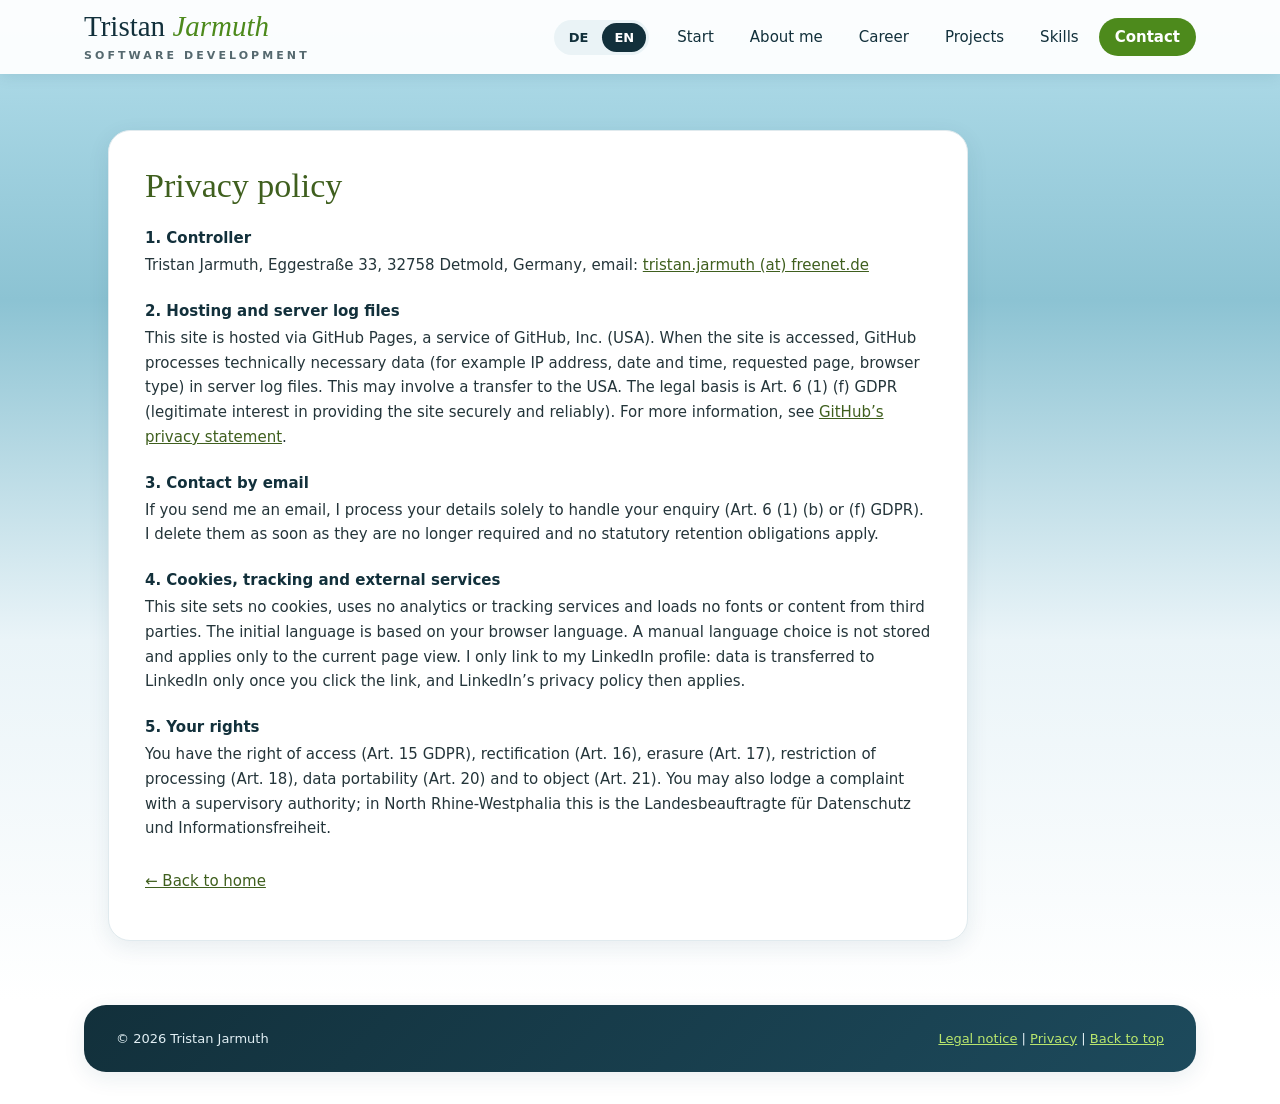
<file: datenschutz.html>
<!doctype html>
<html lang="de">
<head>
<meta charset="utf-8">
<meta name="viewport" content="width=device-width, initial-scale=1">
<title>Datenschutz – Tristan Jarmuth</title>
<meta name="description" content="Datenschutzerklärung der Website von Tristan Jarmuth: Informationen zu Hosting, Kontaktaufnahme, Cookies und Ihren Rechten.">
<link rel="canonical" href="https://tjarmuth.github.io/datenschutz.html">
<link rel="stylesheet" href="css/style.css">
</head>
<body>
<div class="page">
<input type="radio" name="lang" id="lang-de" class="lang-input" checked="">
<input type="radio" name="lang" id="lang-en" class="lang-input">
<header class="site-header">
  <div class="header-bar container">
    <a class="logo" href="index.html#start">
      <span>
        <span class="logo-name">Tristan <em>Jarmuth</em></span>
        <span class="logo-sub">Software Development</span>
      </span>
    </a>
    <div class="lang-switch">
      <label for="lang-de">DE</label>
      <label for="lang-en">EN</label>
    </div>
    <input type="checkbox" id="nav-toggle" class="nav-toggle">
    <label for="nav-toggle" class="burger"><span class="sr-only"><span lang="de">Menü</span><span lang="en">Menu</span></span>
      <svg width="22" height="22" viewBox="0 0 22 22" aria-hidden="true"><path d="M3 6h16M3 11h16M3 16h16" stroke="#12303b" stroke-width="2" stroke-linecap="round"></path></svg>
    </label>
    <nav class="menu">
      <a href="index.html#start">Start</a>
      <a href="index.html#ueber-mich"><span lang="de">Über mich</span><span lang="en">About me</span></a>
      <a href="index.html#werdegang"><span lang="de">Werdegang</span><span lang="en">Career</span></a>
      <a href="index.html#projekte"><span lang="de">Projekte</span><span lang="en">Projects</span></a>
      <a href="index.html#skills">Skills</a>
      <a class="menu-cta" href="index.html#kontakt"><span lang="de">Kontakt</span><span lang="en">Contact</span></a>
    </nav>
  </div>
</header>
<main class="container">
<section id="datenschutz" class="legal legal--page container">
<div class="card legal-card">
<h1><span lang="de">Datenschutzerklärung</span><span lang="en">Privacy policy</span></h1>
<h3><span lang="de">1. Verantwortlicher</span><span lang="en">1. Controller</span></h3>
<p>Tristan Jarmuth, <span lang="de">Eggestraße 33, 32758 Detmold</span><span lang="en">Eggestraße 33, 32758 Detmold, Germany</span>, <span lang="de">E-Mail:</span><span lang="en">email:</span> <a class="mail-link" href="#" data-u="tristan.jarmuth" data-d="freenet.de" rel="nofollow"></a></p>
<h3><span lang="de">2. Hosting und Server-Logfiles</span><span lang="en">2. Hosting and server log files</span></h3>
<p><span lang="de">Diese Seite wird über GitHub Pages gehostet, einen Dienst der GitHub, Inc. (USA). Beim Aufruf verarbeitet GitHub technisch notwendige Daten (zum Beispiel IP-Adresse, Datum und Uhrzeit, aufgerufene Seite, Browsertyp) in Server-Logfiles. Dabei kann eine Übermittlung in die USA stattfinden. Rechtsgrundlage ist Art. 6 Abs. 1 lit. f DSGVO (berechtigtes Interesse an einer sicheren und stabilen Bereitstellung der Seite). Weitere Informationen finden Sie in der <a href="https://docs.github.com/en/site-policy/privacy-policies/github-general-privacy-statement" target="_blank" rel="noopener noreferrer">Datenschutzerklärung von GitHub</a>.</span><span lang="en">This site is hosted via GitHub Pages, a service of GitHub, Inc. (USA). When the site is accessed, GitHub processes technically necessary data (for example IP address, date and time, requested page, browser type) in server log files. This may involve a transfer to the USA. The legal basis is Art. 6 (1) (f) GDPR (legitimate interest in providing the site securely and reliably). For more information, see <a href="https://docs.github.com/en/site-policy/privacy-policies/github-general-privacy-statement" target="_blank" rel="noopener noreferrer">GitHub’s privacy statement</a>.</span></p>
<h3><span lang="de">3. Kontaktaufnahme per E-Mail</span><span lang="en">3. Contact by email</span></h3>
<p><span lang="de">Wenn Sie mir eine E-Mail schreiben, verarbeite ich Ihre Angaben ausschließlich zur Bearbeitung Ihrer Anfrage (Art. 6 Abs. 1 lit. b bzw. f DSGVO). Ich lösche sie, sobald sie nicht mehr erforderlich sind und keine gesetzlichen Aufbewahrungspflichten bestehen.</span><span lang="en">If you send me an email, I process your details solely to handle your enquiry (Art. 6 (1) (b) or (f) GDPR). I delete them as soon as they are no longer required and no statutory retention obligations apply.</span></p>
<h3><span lang="de">4. Cookies, Tracking und externe Dienste</span><span lang="en">4. Cookies, tracking and external services</span></h3>
<p><span lang="de">Diese Seite setzt keine Cookies, nutzt keine Analyse- oder Tracking-Dienste und lädt keine Schriften oder Inhalte von Drittanbietern. Die Sprache wird anhand der Browsersprache voreingestellt. Eine manuelle Sprachauswahl wird nicht gespeichert und gilt nur für den aktuellen Seitenaufruf. Auf mein LinkedIn-Profil verweise ich nur mit einem Link: Erst wenn Sie ihn anklicken, werden Daten an LinkedIn übertragen, und es gelten dessen Datenschutzbestimmungen.</span><span lang="en">This site sets no cookies, uses no analytics or tracking services and loads no fonts or content from third parties. The initial language is based on your browser language. A manual language choice is not stored and applies only to the current page view. I only link to my LinkedIn profile: data is transferred to LinkedIn only once you click the link, and LinkedIn’s privacy policy then applies.</span></p>
<h3><span lang="de">5. Ihre Rechte</span><span lang="en">5. Your rights</span></h3>
<p><span lang="de">Sie haben das Recht auf Auskunft (Art. 15 DSGVO), Berichtigung (Art. 16), Löschung (Art. 17), Einschränkung der Verarbeitung (Art. 18), Datenübertragbarkeit (Art. 20) und Widerspruch (Art. 21). Zudem können Sie sich bei einer Aufsichtsbehörde beschweren, in Nordrhein-Westfalen bei der Landesbeauftragten für Datenschutz und Informationsfreiheit.</span><span lang="en">You have the right of access (Art. 15 GDPR), rectification (Art. 16), erasure (Art. 17), restriction of processing (Art. 18), data portability (Art. 20) and to object (Art. 21). You may also lodge a complaint with a supervisory authority; in North Rhine-Westphalia this is the Landesbeauftragte für Datenschutz und Informationsfreiheit.</span></p>
<p class="legal-back"><a href="index.html"><span lang="de">← Zurück zur Startseite</span><span lang="en">← Back to home</span></a></p>
</div>
</section>
</main>
<footer class="site-footer">
  <div class="footer-bar container">
    <span>© 2026 Tristan Jarmuth</span>
    <span><a href="impressum.html"><span lang="de">Impressum</span><span lang="en">Legal notice</span></a> | <a href="datenschutz.html"><span lang="de">Datenschutz</span><span lang="en">Privacy</span></a> | <a href="#"><span lang="de">Seitenanfang</span><span lang="en">Back to top</span></a></span>
  </div>
</footer>
</div>
<script src="js/main.js"></script>
</body>
</html>
</file>
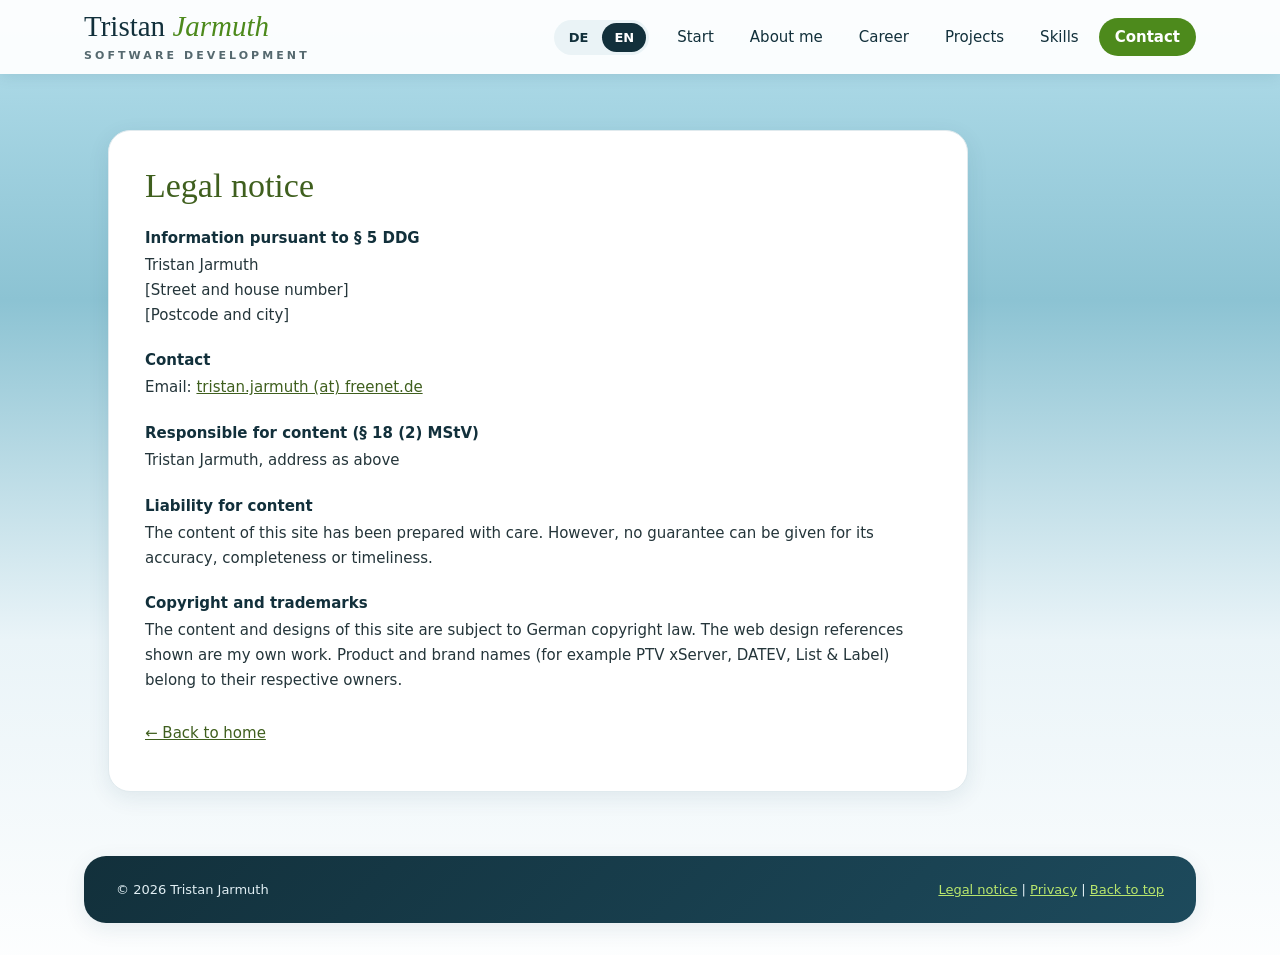
<file: impressum.html>
<!doctype html>
<html lang="de">
<head>
<meta charset="utf-8">
<meta name="viewport" content="width=device-width, initial-scale=1">
<title>Impressum – Tristan Jarmuth</title>
<meta name="description" content="Impressum und Kontaktinformationen für die Website von Tristan Jarmuth, Softwareentwickler aus Detmold.">
<link rel="canonical" href="https://tjarmuth.github.io/impressum.html">
<link rel="stylesheet" href="css/style.css">
</head>
<body>
<div class="page">
<input type="radio" name="lang" id="lang-de" class="lang-input" checked="">
<input type="radio" name="lang" id="lang-en" class="lang-input">
<header class="site-header">
  <div class="header-bar container">
    <a class="logo" href="index.html#start">
      <span>
        <span class="logo-name">Tristan <em>Jarmuth</em></span>
        <span class="logo-sub">Software Development</span>
      </span>
    </a>
    <div class="lang-switch">
      <label for="lang-de">DE</label>
      <label for="lang-en">EN</label>
    </div>
    <input type="checkbox" id="nav-toggle" class="nav-toggle">
    <label for="nav-toggle" class="burger"><span class="sr-only"><span lang="de">Menü</span><span lang="en">Menu</span></span>
      <svg width="22" height="22" viewBox="0 0 22 22" aria-hidden="true"><path d="M3 6h16M3 11h16M3 16h16" stroke="#12303b" stroke-width="2" stroke-linecap="round"></path></svg>
    </label>
    <nav class="menu">
      <a href="index.html#start">Start</a>
      <a href="index.html#ueber-mich"><span lang="de">Über mich</span><span lang="en">About me</span></a>
      <a href="index.html#werdegang"><span lang="de">Werdegang</span><span lang="en">Career</span></a>
      <a href="index.html#projekte"><span lang="de">Projekte</span><span lang="en">Projects</span></a>
      <a href="index.html#skills">Skills</a>
      <a class="menu-cta" href="index.html#kontakt"><span lang="de">Kontakt</span><span lang="en">Contact</span></a>
    </nav>
  </div>
</header>
<main class="container">
<section id="impressum" class="legal legal--page container">
<div class="card legal-card">
<h1><span lang="de">Impressum</span><span lang="en">Legal notice</span></h1>
<h3><span lang="de">Angaben gemäß § 5 DDG</span><span lang="en">Information pursuant to § 5 DDG</span></h3>
<p>Tristan Jarmuth<br><span lang="de">Eggestraße 33<br>32758 Detmold</span><span lang="en">[Street and house number]<br>[Postcode and city]</span></p>
<h3><span lang="de">Kontakt</span><span lang="en">Contact</span></h3>
<p><span lang="de">E-Mail:</span><span lang="en">Email:</span> <a class="mail-link" href="#" data-u="tristan.jarmuth" data-d="freenet.de" rel="nofollow"></a></p>
<h3><span lang="de">Verantwortlich für den Inhalt (§ 18 Abs. 2 MStV)</span><span lang="en">Responsible for content (§ 18 (2) MStV)</span></h3>
<p>Tristan Jarmuth, <span lang="de">Anschrift wie oben</span><span lang="en">address as above</span></p>
<h3><span lang="de">Haftung für Inhalte</span><span lang="en">Liability for content</span></h3>
<p><span lang="de">Die Inhalte dieser Seite wurden mit Sorgfalt erstellt. Für Richtigkeit, Vollständigkeit und Aktualität kann jedoch keine Gewähr übernommen werden.</span><span lang="en">The content of this site has been prepared with care. However, no guarantee can be given for its accuracy, completeness or timeliness.</span></p>
<h3><span lang="de">Urheberrecht und Marken</span><span lang="en">Copyright and trademarks</span></h3>
<p><span lang="de">Die Inhalte und Designs dieser Seite unterliegen dem deutschen Urheberrecht. Die gezeigten Webdesign-Referenzen sind eigene Arbeiten. Produkt- und Markennamen (zum Beispiel PTV xServer, DATEV, List &amp; Label) gehören ihren jeweiligen Inhabern.</span><span lang="en">The content and designs of this site are subject to German copyright law. The web design references shown are my own work. Product and brand names (for example PTV xServer, DATEV, List &amp; Label) belong to their respective owners.</span></p>
<p class="legal-back"><a href="index.html"><span lang="de">← Zurück zur Startseite</span><span lang="en">← Back to home</span></a></p>
</div>
</section>
</main>
<footer class="site-footer">
  <div class="footer-bar container">
    <span>© 2026 Tristan Jarmuth</span>
    <span><a href="impressum.html"><span lang="de">Impressum</span><span lang="en">Legal notice</span></a> | <a href="datenschutz.html"><span lang="de">Datenschutz</span><span lang="en">Privacy</span></a> | <a href="#"><span lang="de">Seitenanfang</span><span lang="en">Back to top</span></a></span>
  </div>
</footer>
</div>
<script src="js/main.js"></script>
</body>
</html>
</file>
<file: css/style.css>
/* ===== Design-Variablen: Farben, Schriften, Rundungen an einer Stelle ===== */
:root {
  --ink: #24353a;
  --muted: #55696f;
  --teal-dark: #12303b;
  --teal: #2d7f95;
  --green: #3f5f1e;
  --green-btn: #4d8a1c;
  --green-light: #8fd13c;
  --line: #e0eaee;
  --radius: 22px;
  --shadow: 0 6px 22px rgba(20, 70, 90, 0.09);
  --serif: Georgia, "Times New Roman", serif;
  --sans: Inter, "Segoe UI", system-ui, -apple-system, Arial, sans-serif;
}

/* ===== Basis ===== */
* { box-sizing: border-box; }
html { scroll-behavior: smooth; scroll-padding-top: 84px; }
body { margin: 0; }
a { color: var(--green); }
a:hover { color: var(--teal-dark); }
h1, h2, h3 { font-family: var(--serif); font-weight: 400; margin: 0; }
ul { margin: 0; padding: 0; list-style: none; }

.page {
  position: relative;
  font-family: var(--sans);
  color: var(--ink);
  background: linear-gradient(180deg, #b4dfec 0, #8cc3d3 300px, #eaf4f8 640px, #fff 1000px);
}
.container { max-width: 1160px; margin: 0 auto; padding: 0 24px; }
.section { padding: 56px 0 8px; }
.section-title { font-size: 34px; color: var(--green); margin-bottom: 24px; }
.card { background: #fff; border: 1px solid var(--line); border-radius: var(--radius); box-shadow: var(--shadow); }

/* ===== Himmel mit Wolkenhorizont (Header-Bereich) ===== */
.sky { --tile: 1600px; --bank-h: 360px; position: absolute; top: 0; left: 0; right: 0; height: 680px; overflow: hidden; pointer-events: none; z-index: 0; }
.sky::before { content: ""; position: absolute; top: -200px; right: -120px; width: 620px; height: 620px; border-radius: 50%; background: radial-gradient(circle, rgba(255, 255, 255, 0.85), rgba(255, 255, 255, 0) 65%); }
.sky-defs { position: absolute; }
.bank { position: absolute; left: 0; bottom: 0; width: calc(100% + var(--tile)); height: var(--bank-h); background-repeat: repeat-x; background-position: left bottom; background-size: var(--tile) var(--bank-h); will-change: transform; }
.bank-back { background-image: url("data:image/svg+xml,%3Csvg xmlns='http://www.w3.org/2000/svg' viewBox='0 0 1600 360'%3E%3Cdefs%3E%3ClinearGradient id='g' gradientUnits='userSpaceOnUse' x1='0' y1='90' x2='0' y2='360'%3E%3Cstop offset='0' stop-color='%23c3dff0'/%3E%3Cstop offset='1' stop-color='%23dcecf6'/%3E%3C/linearGradient%3E%3C/defs%3E%3Cg fill='url(%23g)'%3E%3Ccircle cx='-1600' cy='206' r='76'/%3E%3Ccircle cx='0' cy='206' r='76'/%3E%3Ccircle cx='1600' cy='206' r='76'/%3E%3Ccircle cx='-1519' cy='198' r='80'/%3E%3Ccircle cx='81' cy='198' r='80'/%3E%3Ccircle cx='1681' cy='198' r='80'/%3E%3Ccircle cx='-1452' cy='207' r='80'/%3E%3Ccircle cx='148' cy='207' r='80'/%3E%3Ccircle cx='1748' cy='207' r='80'/%3E%3Ccircle cx='-1385' cy='206' r='54'/%3E%3Ccircle cx='215' cy='206' r='54'/%3E%3Ccircle cx='1815' cy='206' r='54'/%3E%3Ccircle cx='-1339' cy='194' r='57'/%3E%3Ccircle cx='261' cy='194' r='57'/%3E%3Ccircle cx='1861' cy='194' r='57'/%3E%3Ccircle cx='-1283' cy='193' r='92'/%3E%3Ccircle cx='317' cy='193' r='92'/%3E%3Ccircle cx='1917' cy='193' r='92'/%3E%3Ccircle cx='-1181' cy='206' r='73'/%3E%3Ccircle cx='419' cy='206' r='73'/%3E%3Ccircle cx='2019' cy='206' r='73'/%3E%3Ccircle cx='-1120' cy='192' r='87'/%3E%3Ccircle cx='480' cy='192' r='87'/%3E%3Ccircle cx='2080' cy='192' r='87'/%3E%3Ccircle cx='-1027' cy='193' r='52'/%3E%3Ccircle cx='573' cy='193' r='52'/%3E%3Ccircle cx='2173' cy='193' r='52'/%3E%3Ccircle cx='-990' cy='199' r='60'/%3E%3Ccircle cx='610' cy='199' r='60'/%3E%3Ccircle cx='2210' cy='199' r='60'/%3E%3Ccircle cx='-929' cy='206' r='49'/%3E%3Ccircle cx='671' cy='206' r='49'/%3E%3Ccircle cx='2271' cy='206' r='49'/%3E%3Ccircle cx='-885' cy='198' r='76'/%3E%3Ccircle cx='715' cy='198' r='76'/%3E%3Ccircle cx='2315' cy='198' r='76'/%3E%3Ccircle cx='-799' cy='201' r='62'/%3E%3Ccircle cx='801' cy='201' r='62'/%3E%3Ccircle cx='2401' cy='201' r='62'/%3E%3Ccircle cx='-741' cy='194' r='48'/%3E%3Ccircle cx='859' cy='194' r='48'/%3E%3Ccircle cx='2459' cy='194' r='48'/%3E%3Ccircle cx='-694' cy='200' r='89'/%3E%3Ccircle cx='906' cy='200' r='89'/%3E%3Ccircle cx='2506' cy='200' r='89'/%3E%3Ccircle cx='-606' cy='194' r='83'/%3E%3Ccircle cx='994' cy='194' r='83'/%3E%3Ccircle cx='2594' cy='194' r='83'/%3E%3Ccircle cx='-532' cy='199' r='68'/%3E%3Ccircle cx='1068' cy='199' r='68'/%3E%3Ccircle cx='2668' cy='199' r='68'/%3E%3Ccircle cx='-467' cy='194' r='49'/%3E%3Ccircle cx='1133' cy='194' r='49'/%3E%3Ccircle cx='2733' cy='194' r='49'/%3E%3Ccircle cx='-415' cy='204' r='54'/%3E%3Ccircle cx='1185' cy='204' r='54'/%3E%3Ccircle cx='2785' cy='204' r='54'/%3E%3Ccircle cx='-375' cy='204' r='66'/%3E%3Ccircle cx='1225' cy='204' r='66'/%3E%3Ccircle cx='2825' cy='204' r='66'/%3E%3Ccircle cx='-327' cy='192' r='49'/%3E%3Ccircle cx='1273' cy='192' r='49'/%3E%3Ccircle cx='2873' cy='192' r='49'/%3E%3Ccircle cx='-287' cy='193' r='61'/%3E%3Ccircle cx='1313' cy='193' r='61'/%3E%3Ccircle cx='2913' cy='193' r='61'/%3E%3Ccircle cx='-230' cy='204' r='72'/%3E%3Ccircle cx='1370' cy='204' r='72'/%3E%3Ccircle cx='2970' cy='204' r='72'/%3E%3Ccircle cx='-154' cy='198' r='52'/%3E%3Ccircle cx='1446' cy='198' r='52'/%3E%3Ccircle cx='3046' cy='198' r='52'/%3E%3Ccircle cx='-97' cy='202' r='65'/%3E%3Ccircle cx='1503' cy='202' r='65'/%3E%3Ccircle cx='3103' cy='202' r='65'/%3E%3Ccircle cx='-50' cy='202' r='67'/%3E%3Ccircle cx='1550' cy='202' r='67'/%3E%3Ccircle cx='3150' cy='202' r='67'/%3E%3Ccircle cx='-4' cy='195' r='74'/%3E%3Ccircle cx='1596' cy='195' r='74'/%3E%3Ccircle cx='3196' cy='195' r='74'/%3E%3Crect x='-10' y='200' width='1620' height='170'/%3E%3C/g%3E%3C/svg%3E"); animation: bank-left 260s linear infinite; }
.bank-mid { background-image: url("data:image/svg+xml,%3Csvg xmlns='http://www.w3.org/2000/svg' viewBox='0 0 1600 360'%3E%3Cdefs%3E%3ClinearGradient id='g' gradientUnits='userSpaceOnUse' x1='0' y1='135' x2='0' y2='360'%3E%3Cstop offset='0' stop-color='%23e2f1f9'/%3E%3Cstop offset='1' stop-color='%23eef7fb'/%3E%3C/linearGradient%3E%3C/defs%3E%3Cg fill='url(%23g)'%3E%3Ccircle cx='-1600' cy='239' r='70'/%3E%3Ccircle cx='0' cy='239' r='70'/%3E%3Ccircle cx='1600' cy='239' r='70'/%3E%3Ccircle cx='-1550' cy='246' r='89'/%3E%3Ccircle cx='50' cy='246' r='89'/%3E%3Ccircle cx='1650' cy='246' r='89'/%3E%3Ccircle cx='-1461' cy='253' r='76'/%3E%3Ccircle cx='139' cy='253' r='76'/%3E%3Ccircle cx='1739' cy='253' r='76'/%3E%3Ccircle cx='-1386' cy='243' r='60'/%3E%3Ccircle cx='214' cy='243' r='60'/%3E%3Ccircle cx='1814' cy='243' r='60'/%3E%3Ccircle cx='-1336' cy='237' r='80'/%3E%3Ccircle cx='264' cy='237' r='80'/%3E%3Ccircle cx='1864' cy='237' r='80'/%3E%3Ccircle cx='-1266' cy='251' r='91'/%3E%3Ccircle cx='334' cy='251' r='91'/%3E%3Ccircle cx='1934' cy='251' r='91'/%3E%3Ccircle cx='-1202' cy='239' r='58'/%3E%3Ccircle cx='398' cy='239' r='58'/%3E%3Ccircle cx='1998' cy='239' r='58'/%3E%3Ccircle cx='-1140' cy='250' r='83'/%3E%3Ccircle cx='460' cy='250' r='83'/%3E%3Ccircle cx='2060' cy='250' r='83'/%3E%3Ccircle cx='-1081' cy='250' r='84'/%3E%3Ccircle cx='519' cy='250' r='84'/%3E%3Ccircle cx='2119' cy='250' r='84'/%3E%3Ccircle cx='-1001' cy='243' r='55'/%3E%3Ccircle cx='599' cy='243' r='55'/%3E%3Ccircle cx='2199' cy='243' r='55'/%3E%3Ccircle cx='-938' cy='248' r='54'/%3E%3Ccircle cx='662' cy='248' r='54'/%3E%3Ccircle cx='2262' cy='248' r='54'/%3E%3Ccircle cx='-880' cy='243' r='63'/%3E%3Ccircle cx='720' cy='243' r='63'/%3E%3Ccircle cx='2320' cy='243' r='63'/%3E%3Ccircle cx='-813' cy='248' r='75'/%3E%3Ccircle cx='787' cy='248' r='75'/%3E%3Ccircle cx='2387' cy='248' r='75'/%3E%3Ccircle cx='-743' cy='247' r='94'/%3E%3Ccircle cx='857' cy='247' r='94'/%3E%3Ccircle cx='2457' cy='247' r='94'/%3E%3Ccircle cx='-642' cy='252' r='57'/%3E%3Ccircle cx='958' cy='252' r='57'/%3E%3Ccircle cx='2558' cy='252' r='57'/%3E%3Ccircle cx='-598' cy='252' r='97'/%3E%3Ccircle cx='1002' cy='252' r='97'/%3E%3Ccircle cx='2602' cy='252' r='97'/%3E%3Ccircle cx='-494' cy='242' r='80'/%3E%3Ccircle cx='1106' cy='242' r='80'/%3E%3Ccircle cx='2706' cy='242' r='80'/%3E%3Ccircle cx='-427' cy='247' r='63'/%3E%3Ccircle cx='1173' cy='247' r='63'/%3E%3Ccircle cx='2773' cy='247' r='63'/%3E%3Ccircle cx='-362' cy='243' r='85'/%3E%3Ccircle cx='1238' cy='243' r='85'/%3E%3Ccircle cx='2838' cy='243' r='85'/%3E%3Ccircle cx='-266' cy='239' r='59'/%3E%3Ccircle cx='1334' cy='239' r='59'/%3E%3Ccircle cx='2934' cy='239' r='59'/%3E%3Ccircle cx='-222' cy='238' r='79'/%3E%3Ccircle cx='1378' cy='238' r='79'/%3E%3Ccircle cx='2978' cy='238' r='79'/%3E%3Ccircle cx='-150' cy='245' r='88'/%3E%3Ccircle cx='1450' cy='245' r='88'/%3E%3Ccircle cx='3050' cy='245' r='88'/%3E%3Ccircle cx='-52' cy='240' r='73'/%3E%3Ccircle cx='1548' cy='240' r='73'/%3E%3Ccircle cx='3148' cy='240' r='73'/%3E%3Crect x='-10' y='245' width='1620' height='125'/%3E%3C/g%3E%3C/svg%3E"); animation: bank-right 220s linear infinite; }
.bank-front { background-image: url("data:image/svg+xml,%3Csvg xmlns='http://www.w3.org/2000/svg' viewBox='0 0 1600 360'%3E%3Cdefs%3E%3ClinearGradient id='g' gradientUnits='userSpaceOnUse' x1='0' y1='182' x2='0' y2='360'%3E%3Cstop offset='0' stop-color='%23ffffff'/%3E%3Cstop offset='1' stop-color='%23ecf5f9'/%3E%3C/linearGradient%3E%3C/defs%3E%3Cg fill='url(%23g)'%3E%3Ccircle cx='-1600' cy='286' r='93'/%3E%3Ccircle cx='0' cy='286' r='93'/%3E%3Ccircle cx='1600' cy='286' r='93'/%3E%3Ccircle cx='-1496' cy='300' r='92'/%3E%3Ccircle cx='104' cy='300' r='92'/%3E%3Ccircle cx='1704' cy='300' r='92'/%3E%3Ccircle cx='-1430' cy='295' r='90'/%3E%3Ccircle cx='170' cy='295' r='90'/%3E%3Ccircle cx='1770' cy='295' r='90'/%3E%3Ccircle cx='-1340' cy='287' r='83'/%3E%3Ccircle cx='260' cy='287' r='83'/%3E%3Ccircle cx='1860' cy='287' r='83'/%3E%3Ccircle cx='-1253' cy='293' r='88'/%3E%3Ccircle cx='347' cy='293' r='88'/%3E%3Ccircle cx='1947' cy='293' r='88'/%3E%3Ccircle cx='-1168' cy='298' r='77'/%3E%3Ccircle cx='432' cy='298' r='77'/%3E%3Ccircle cx='2032' cy='298' r='77'/%3E%3Ccircle cx='-1106' cy='286' r='53'/%3E%3Ccircle cx='494' cy='286' r='53'/%3E%3Ccircle cx='2094' cy='286' r='53'/%3E%3Ccircle cx='-1056' cy='293' r='54'/%3E%3Ccircle cx='544' cy='293' r='54'/%3E%3Ccircle cx='2144' cy='293' r='54'/%3E%3Ccircle cx='-1008' cy='297' r='91'/%3E%3Ccircle cx='592' cy='297' r='91'/%3E%3Ccircle cx='2192' cy='297' r='91'/%3E%3Ccircle cx='-908' cy='295' r='86'/%3E%3Ccircle cx='692' cy='295' r='86'/%3E%3Ccircle cx='2292' cy='295' r='86'/%3E%3Ccircle cx='-812' cy='300' r='52'/%3E%3Ccircle cx='788' cy='300' r='52'/%3E%3Ccircle cx='2388' cy='300' r='52'/%3E%3Ccircle cx='-757' cy='300' r='63'/%3E%3Ccircle cx='843' cy='300' r='63'/%3E%3Ccircle cx='2443' cy='300' r='63'/%3E%3Ccircle cx='-700' cy='284' r='54'/%3E%3Ccircle cx='900' cy='284' r='54'/%3E%3Ccircle cx='2500' cy='284' r='54'/%3E%3Ccircle cx='-663' cy='300' r='91'/%3E%3Ccircle cx='937' cy='300' r='91'/%3E%3Ccircle cx='2537' cy='300' r='91'/%3E%3Ccircle cx='-577' cy='291' r='54'/%3E%3Ccircle cx='1023' cy='291' r='54'/%3E%3Ccircle cx='2623' cy='291' r='54'/%3E%3Ccircle cx='-540' cy='295' r='70'/%3E%3Ccircle cx='1060' cy='295' r='70'/%3E%3Ccircle cx='2660' cy='295' r='70'/%3E%3Ccircle cx='-481' cy='284' r='51'/%3E%3Ccircle cx='1119' cy='284' r='51'/%3E%3Ccircle cx='2719' cy='284' r='51'/%3E%3Ccircle cx='-440' cy='293' r='96'/%3E%3Ccircle cx='1160' cy='293' r='96'/%3E%3Ccircle cx='2760' cy='293' r='96'/%3E%3Ccircle cx='-359' cy='293' r='82'/%3E%3Ccircle cx='1241' cy='293' r='82'/%3E%3Ccircle cx='2841' cy='293' r='82'/%3E%3Ccircle cx='-300' cy='292' r='68'/%3E%3Ccircle cx='1300' cy='292' r='68'/%3E%3Ccircle cx='2900' cy='292' r='68'/%3E%3Ccircle cx='-240' cy='288' r='80'/%3E%3Ccircle cx='1360' cy='288' r='80'/%3E%3Ccircle cx='2960' cy='288' r='80'/%3E%3Ccircle cx='-171' cy='285' r='67'/%3E%3Ccircle cx='1429' cy='285' r='67'/%3E%3Ccircle cx='3029' cy='285' r='67'/%3E%3Ccircle cx='-97' cy='287' r='78'/%3E%3Ccircle cx='1503' cy='287' r='78'/%3E%3Ccircle cx='3103' cy='287' r='78'/%3E%3Ccircle cx='-8' cy='284' r='91'/%3E%3Ccircle cx='1592' cy='284' r='91'/%3E%3Ccircle cx='3192' cy='284' r='91'/%3E%3Crect x='-10' y='292' width='1620' height='78'/%3E%3C/g%3E%3C/svg%3E"); animation: bank-left 300s linear infinite; }
@keyframes bank-left { from { transform: translateX(0); } to { transform: translateX(calc(var(--tile) * -1)); } }
@keyframes bank-right { from { transform: translateX(calc(var(--tile) * -1)); } to { transform: translateX(0); } }
@media (prefers-reduced-motion: reduce) { .cloud, .bank { animation: none; } }
main.container { position: relative; z-index: 1; }

/* ===== Kopfzeile, Logo, Navigation ===== */
.site-header { position: sticky; top: 0; z-index: 10; background: rgba(255, 255, 255, 0.94); box-shadow: 0 2px 14px rgba(20, 70, 90, 0.12); }
.header-bar { display: flex; align-items: center; gap: 12px; padding: 12px 24px; }

.logo { display: flex; align-items: center; gap: 14px; min-width: 0; margin-right: auto; text-decoration: none; }
.logo-copy { display: block; flex: 0 0 auto; white-space: nowrap; }
.logo-name { display: block; width: max-content; font-family: var(--serif); font-size: 29px; line-height: 1; color: var(--teal-dark); white-space: nowrap; }
.logo-name em { font-style: italic; color: var(--green-btn); }
.logo-sub { display: block; margin-top: 8px; font-size: 11px; font-weight: 700; letter-spacing: 0.28em; text-transform: uppercase; color: var(--muted); white-space: nowrap; }

.menu { display: flex; align-items: center; gap: 4px; font-size: 15px; }
.menu a { padding: 10px 16px; border-radius: 999px; color: var(--teal-dark); text-decoration: none; }
.menu a:hover { background: #eaf3f6; }
.menu .menu-cta { background: var(--green-btn); color: #fff; font-weight: 700; }
.menu .menu-cta:hover { background: var(--green); }

.nav-toggle { display: none; }
.burger { display: none; width: 44px; height: 44px; border-radius: 12px; background: #eaf3f6; align-items: center; justify-content: center; cursor: pointer; }

/* ===== Hero ===== */
.hero { display: flex; flex-wrap: wrap; align-items: center; gap: 32px; padding: 56px 0 32px; }
.hero-text { flex: 1 1 420px; }
.eyebrow { margin-bottom: 14px; font-size: 13px; font-weight: 700; letter-spacing: 0.14em; text-transform: uppercase; color: #2f5a10; }
.hero h1 { margin-bottom: 18px; font-size: 58px; line-height: 1.08; color: var(--teal-dark); }
.hero p { max-width: 500px; margin: 0 0 26px; font-size: 17px; line-height: 1.65; color: #1d3a45; }
.hero-art { flex: 0 1 360px; display: flex; justify-content: center; }

.btn { display: inline-block; padding: 14px 26px; border-radius: 999px; font-size: 15px; font-weight: 700; text-decoration: none; }
.btn-primary { background: var(--green-btn); color: #fff; }
.btn-primary:hover { background: var(--green); color: #fff; }
.btn-light { background: #fff; color: var(--teal-dark); }
.btn-accent { background: var(--green-light); color: #12260a; }
.mail-link::after { content: attr(data-u) " (at) " attr(data-d); }

/* ===== Kennzahlen ===== */
.facts { display: grid; grid-template-columns: repeat(auto-fit, minmax(200px, 1fr)); gap: 16px; }
.fact { padding: 20px 22px; }
.fact strong { display: block; margin-bottom: 6px; font-family: var(--serif); font-size: clamp(18px, 1.8vw, 23px); font-weight: 400; line-height: 1.2; color: var(--green); }
.fact > span { font-size: 14px; color: var(--muted); }

/* ===== Werdegang ===== */
.job { display: grid; grid-template-columns: 120px 1fr; gap: 24px; padding: 30px; margin-bottom: 24px; }
.thumb { display: flex; flex-direction: column; align-items: center; justify-content: center; height: 120px; border-radius: 18px; color: #fff; overflow: hidden; }
.thumb--blue { background: linear-gradient(135deg, #12303b, var(--teal)); }
.thumb--green { background: linear-gradient(135deg, #1f2a2e, #4b7a22); }
.thumb svg { display: block; width: 100%; height: 100%; }

.job-head { display: flex; flex-wrap: wrap; justify-content: space-between; gap: 10px 16px; margin-bottom: 18px; }
.job-head h3 { font-size: 28px; color: var(--green); }
.meta { margin: 6px 0 0; font-size: 14px; color: var(--muted); }
.badge { align-self: flex-start; padding: 6px 14px; border-radius: 999px; background: #e6f1d9; color: #2f5a10; font-size: 13px; font-weight: 700; }
.job-intro { margin: 0 0 18px; font-size: 15px; line-height: 1.65; }
.job-duties { margin: 0 0 8px; color: var(--green); font-size: 14px; }

.list li { position: relative; margin-bottom: 9px; padding-left: 22px; font-size: 15px; line-height: 1.6; }
.list li::before { content: ""; position: absolute; left: 2px; top: 9px; width: 8px; height: 8px; border-radius: 50%; background: #5a9a22; }

.subtitle { margin: 40px 0 16px; font-size: 26px; color: var(--green); }
.edu { padding: 8px 30px; }
.edu li { padding: 14px 0; border-top: 1px solid var(--line); font-size: 15px; line-height: 1.5; }
.edu li:first-child { border-top: 0; }
.edu li > span { display: block; font-size: 14px; color: var(--muted); }

/* ===== Skills ===== */
.skill-grid { display: grid; grid-template-columns: repeat(auto-fit, minmax(300px, 1fr)); gap: 20px; }
.skill-card { padding: 26px; }
.skill-card h3 { margin-bottom: 14px; font-family: var(--sans); font-size: 12px; font-weight: 700; letter-spacing: 0.08em; text-transform: uppercase; color: var(--green); }
.chips { display: flex; flex-wrap: wrap; gap: 6px; }
.chips li { padding: 6px 12px; border-radius: 999px; background: #edf4f6; font-size: 13px; color: #24444f; }
.facts-list { margin: 0; }
.facts-list div { padding: 10px 0; border-top: 1px solid var(--line); font-size: 14px; }
.facts-list div:first-child { border-top: 0; padding-top: 0; }
.facts-list dt { font-weight: 700; }
.facts-list dd { margin: 2px 0 0; color: var(--muted); }

/* ===== Kontakt ===== */
.contact { display: flex; flex-wrap: wrap; align-items: center; justify-content: space-between; gap: 24px; margin-top: 56px; padding: 48px; border-radius: 28px; background: linear-gradient(135deg, var(--teal-dark), var(--teal)); color: #fff; }
.contact h2 { font-size: 38px; }
.contact p { margin: 8px 0 0; color: #d8edf2; }

/* ===== Fußzeile ===== */
.site-footer { margin-top: 64px; padding: 0 24px 32px; color: #e1eff4; font-size: 13px; }
.footer-bar { display: flex; flex-wrap: wrap; justify-content: space-between; gap: 12px; max-width: 1112px; padding: 26px 32px; border-radius: var(--radius); background: linear-gradient(135deg, #12303b, #1d4a5c); box-shadow: var(--shadow); }
.site-footer a { color: #b9e66d; }
.site-footer .footer-top-link { position: fixed; right: max(16px, calc((100vw - 1112px) / 2)); bottom: 20px; z-index: 9; padding: 10px 15px; border: 1px solid rgba(18, 48, 59, 0.18); border-radius: 999px; background: rgba(255, 255, 255, 0.78); color: var(--teal-dark); box-shadow: 0 4px 16px rgba(20, 70, 90, 0.14); backdrop-filter: blur(8px); font-size: 13px; font-weight: 700; opacity: 0.82; text-decoration: none; transition: opacity 160ms ease, background-color 160ms ease; }
.site-footer .footer-top-link:hover { background: rgba(255, 255, 255, 0.96); color: var(--teal-dark); opacity: 1; }
.site-footer .footer-top-link:focus-visible { outline: 2px solid var(--green-btn); outline-offset: 3px; opacity: 1; }

/* ===== Sprachumschalter (reines CSS, Inhalte stehen als <span lang="de"> / <span lang="en"> im HTML) ===== */
.lang-input { position: absolute; opacity: 0; pointer-events: none; }
#lang-de:checked ~ * [lang="en"],
#lang-en:checked ~ * [lang="de"] { display: none; }
.lang-switch { display: flex; gap: 2px; padding: 3px; border-radius: 999px; background: #eaf3f6; font-size: 13px; font-weight: 700; }
.lang-switch label { padding: 7px 12px; border-radius: 999px; color: var(--teal-dark); cursor: pointer; }
#lang-de:checked ~ .site-header label[for="lang-de"],
#lang-en:checked ~ .site-header label[for="lang-en"] { background: var(--teal-dark); color: #fff; }
#lang-de:focus-visible ~ .site-header label[for="lang-de"],
#lang-en:focus-visible ~ .site-header label[for="lang-en"] { outline: 2px solid var(--green-btn); outline-offset: 2px; }
.sr-only { position: absolute; width: 1px; height: 1px; overflow: hidden; clip: rect(0 0 0 0); white-space: nowrap; }

/* ===== Früher: Webdesign in der Schulzeit ===== */
.personal { padding: 30px; margin-bottom: 24px; }
.personal > p { margin: 0 0 22px; font-size: 15px; line-height: 1.65; }
.shot { margin: 0 0 22px; }
.shot img { display: block; max-width: 100%; height: auto; border: 1px solid var(--line); border-radius: 10px; }
.shot figcaption, .gallery figcaption { margin-top: 8px; font-size: 13px; color: var(--muted); }
.gallery { display: flex; flex-wrap: wrap; gap: 12px; }
.gallery figure { margin: 0; width: 190px; max-width: 100%; }
.gallery a { display: block; }
.gallery a:focus-visible { outline: 3px solid var(--green-btn); outline-offset: 3px; border-radius: 10px; }
.gallery img { display: block; width: 100%; height: auto; border: 1px solid var(--line); border-radius: 10px; }
.gallery a img { cursor: zoom-in; }

/* ===== Über mich ===== */
.about { overflow: hidden; }
.about-profile { display: flex; align-items: center; gap: 30px; padding: 34px; background: linear-gradient(115deg, #eef8fa, #fff 75%); }
.about-photo { flex: 0 0 auto; width: 156px; height: 156px; border-radius: 50%; object-fit: cover; border: 5px solid #fff; box-shadow: 0 0 0 3px var(--teal), 0 8px 24px rgba(20, 70, 90, 0.14); }
.about-profile-copy { min-width: 0; }
.about-kicker { margin: 0 0 8px; color: var(--teal); font-size: 12px; font-weight: 800; letter-spacing: 0.1em; text-transform: uppercase; }
.about-profile h3 { margin-bottom: 8px; color: var(--teal-dark); font-size: 32px; }
.about-welcome { margin: 0; color: var(--muted); font-size: 16px; line-height: 1.6; }
.about-tags { display: flex; flex-wrap: wrap; gap: 8px; margin-top: 18px; }
.about-tags span { padding: 6px 11px; border: 1px solid #d5e8ec; border-radius: 999px; background: #fff; color: var(--teal-dark); font-size: 12px; font-weight: 700; }
.about-grid { display: grid; grid-template-columns: repeat(2, minmax(0, 1fr)); gap: 14px; padding: 22px 30px 30px; }
.about-card { position: relative; padding: 22px 22px 20px; border: 1px solid var(--line); border-radius: 16px; background: #fff; }
.about-card h4 { margin: 0 0 9px; color: var(--green); font-family: var(--serif); font-size: 21px; font-weight: 400; line-height: 1.25; }
.about-card p { margin: 0; color: var(--muted); font-size: 14px; line-height: 1.7; }

/* ===== Projekte ===== */
.project { padding: 30px; }
.project--spaced { margin-top: 48px; }
.project > p { margin: 0 0 16px; font-size: 15px; line-height: 1.65; }
.project .list { margin-bottom: 24px; }
.shots3 { display: grid; grid-template-columns: repeat(auto-fit, minmax(240px, 1fr)); gap: 16px; }
.shots3 figure { margin: 0; }
.shots3 img { display: block; width: 100%; height: auto; border: 1px solid var(--line); border-radius: 10px; }
.shots3 figcaption { margin-top: 8px; font-size: 13px; color: var(--muted); }
.contact-actions { display: flex; flex-wrap: wrap; gap: 10px; }
.btn-with-icon { display: inline-flex; align-items: center; gap: 10px; }
.btn-icon { flex: 0 0 auto; width: 20px; height: 20px; }

/* ===== Impressum und Datenschutz ===== */
.legal { display: none; padding: 56px 24px 0; }
.legal:target, .legal--page { display: block; }
.legal-card { max-width: 860px; padding: 36px; }
.legal h1 { margin-bottom: 18px; font-size: 34px; color: var(--green); }
.legal h3 { margin: 24px 0 6px; font-family: var(--sans); font-size: 15px; font-weight: 700; color: var(--teal-dark); }
.legal p { margin: 0 0 10px; font-size: 15px; line-height: 1.65; }
.legal-back { margin-top: 28px !important; }

/* ===== Mobil ===== */
@media (max-width: 820px) {
  .burger { display: flex; }
  .menu { display: none; position: absolute; top: 100%; left: 0; right: 0; flex-direction: column; align-items: stretch; padding: 10px 20px 18px; background: #fff; box-shadow: 0 14px 24px rgba(20, 70, 90, 0.18); }
  .nav-toggle:checked ~ .menu { display: flex; }
  .menu a { padding: 14px 12px; border-radius: 10px; }
  .menu .menu-cta { text-align: center; margin-top: 6px; }
  .hero h1 { font-size: 36px; }
  .hero-art { display: none; }
  .about-profile { flex-direction: column; align-items: flex-start; padding: 24px 22px; }
  .about-photo { width: 120px; height: 120px; }
  .about-profile h3 { font-size: 28px; }
  .about-grid { grid-template-columns: 1fr; padding: 16px; }
  .job { grid-template-columns: 1fr; padding: 22px; }
  .thumb { width: 100%; height: 80px; }
  .contact { padding: 32px 24px; }
}

@media (max-width: 600px) {
  .container { padding: 0 14px; }
  .header-bar { gap: 8px; padding: 10px 14px; }
  .logo { gap: 0; }
  .logo-name { width: max-content; font-size: 21px; }
  .logo-sub { margin-top: 5px; font-size: 8px; letter-spacing: 0.12em; }
  .lang-switch label { padding: 7px 8px; }
  .burger { flex: 0 0 40px; width: 40px; height: 40px; }
  .section { padding-top: 38px; }
  .section-title { margin-bottom: 18px; font-size: 29px; }
  .hero { gap: 22px; padding: 36px 0 24px; }
  .hero h1 { font-size: 34px; }
  .facts { gap: 10px; }
  .fact { padding: 16px; }
  .about-grid { gap: 10px; padding: 12px 10px; }
  .about-card { padding: 14px 15px; }
  .job { gap: 16px; padding: 18px; }
  .job-head { margin-bottom: 14px; }
  .job-head h3 { font-size: 24px; }
  .personal, .project { padding: 20px; }
  .project--spaced { margin-top: 32px; }
  .skill-grid { grid-template-columns: minmax(0, 1fr); gap: 14px; }
  .skill-card { padding: 20px; }
  .contact { gap: 18px; margin-top: 38px; padding: 28px 20px; }
  .contact h2 { font-size: 32px; }
  .site-footer { margin-top: 40px; padding: 0 14px calc(24px + env(safe-area-inset-bottom)); }
  .footer-bar { padding: 20px; }
  .site-footer .footer-top-link { right: 14px; bottom: calc(14px + env(safe-area-inset-bottom)); padding: 9px 13px; opacity: 0.78; }
}
</file>
